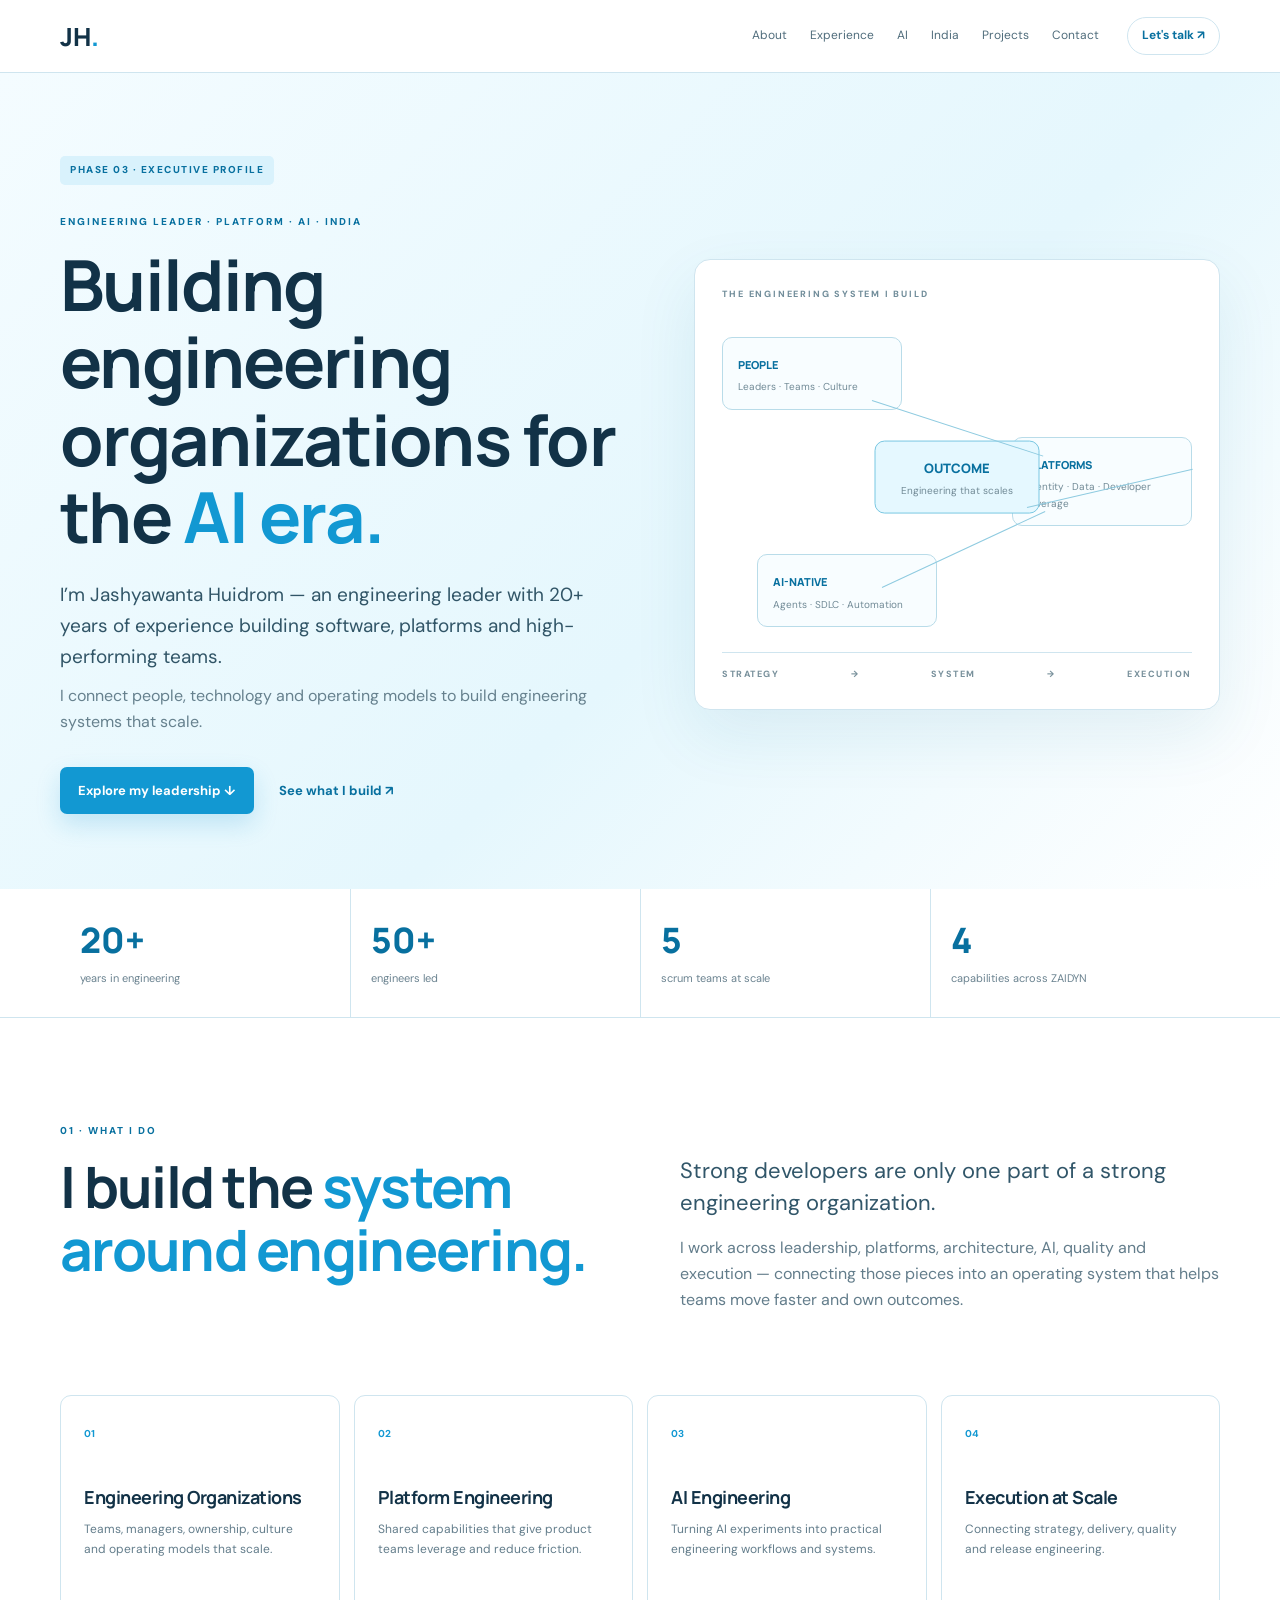
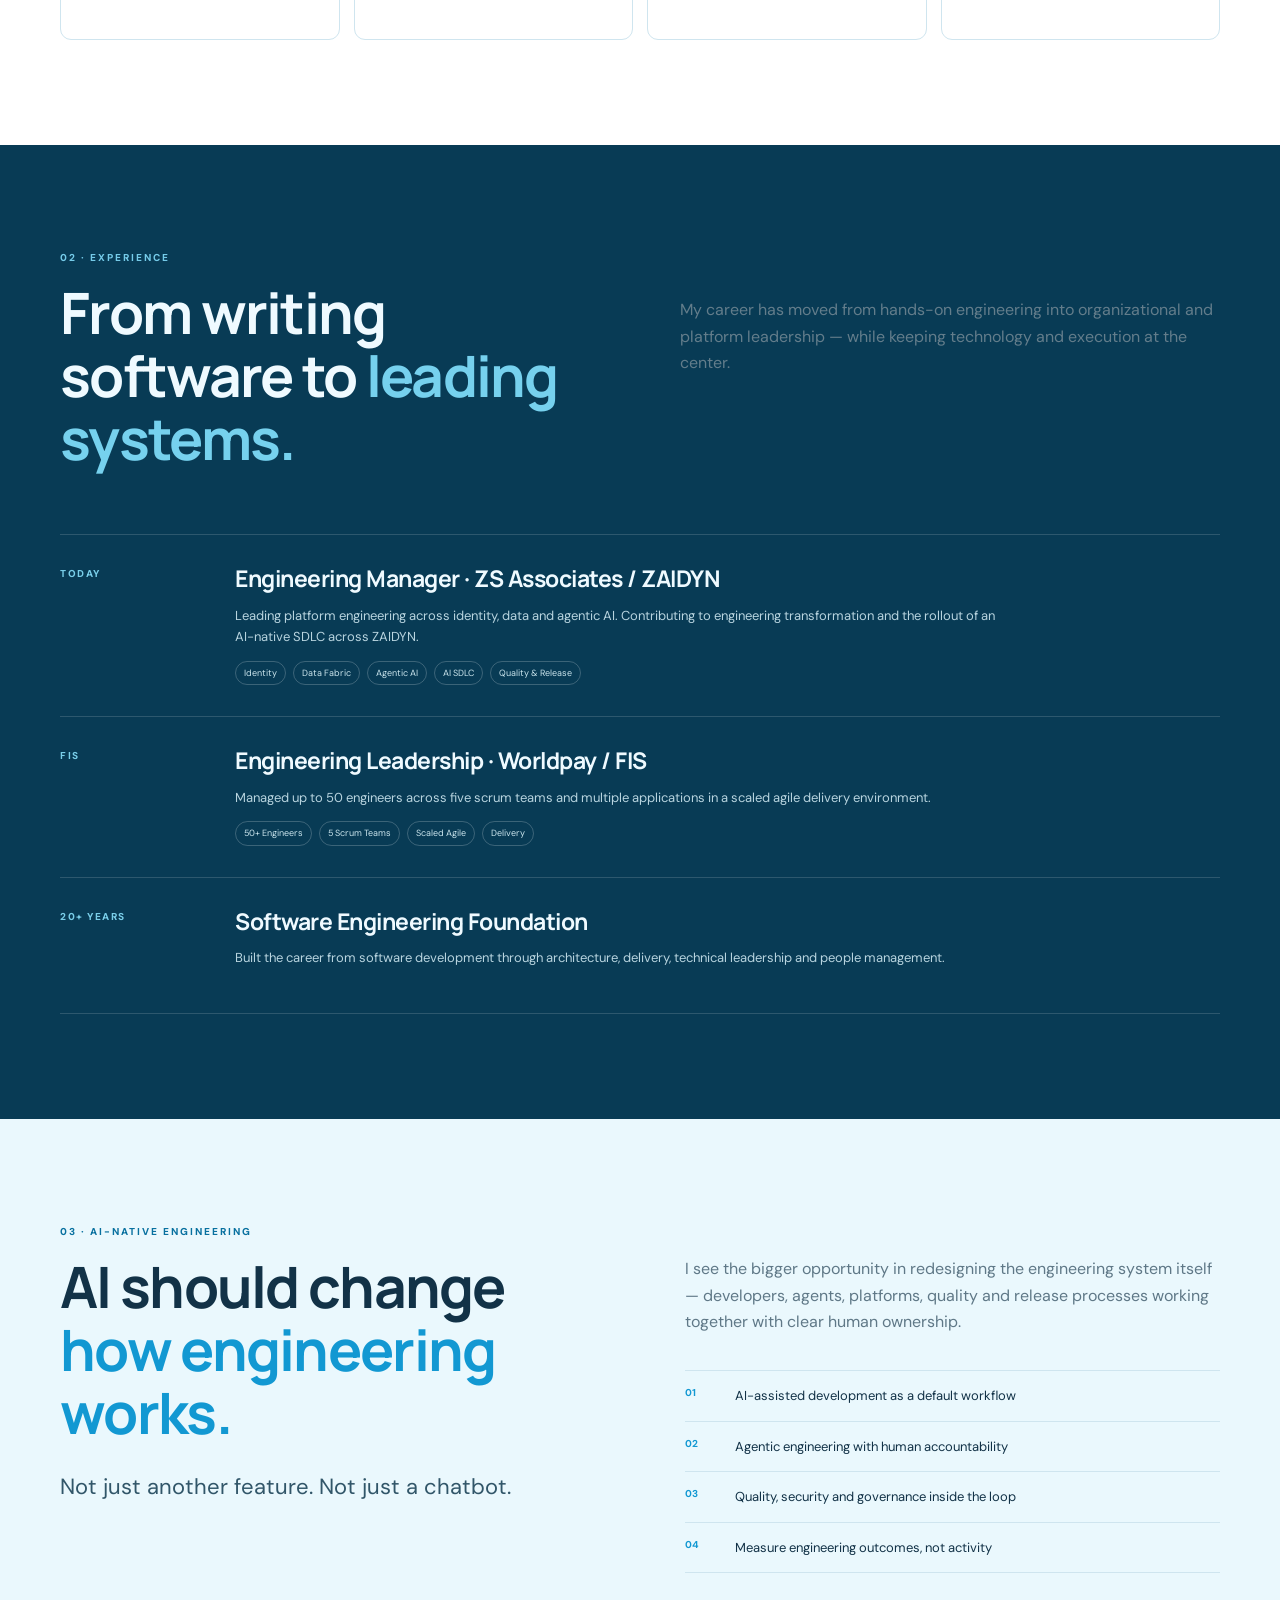
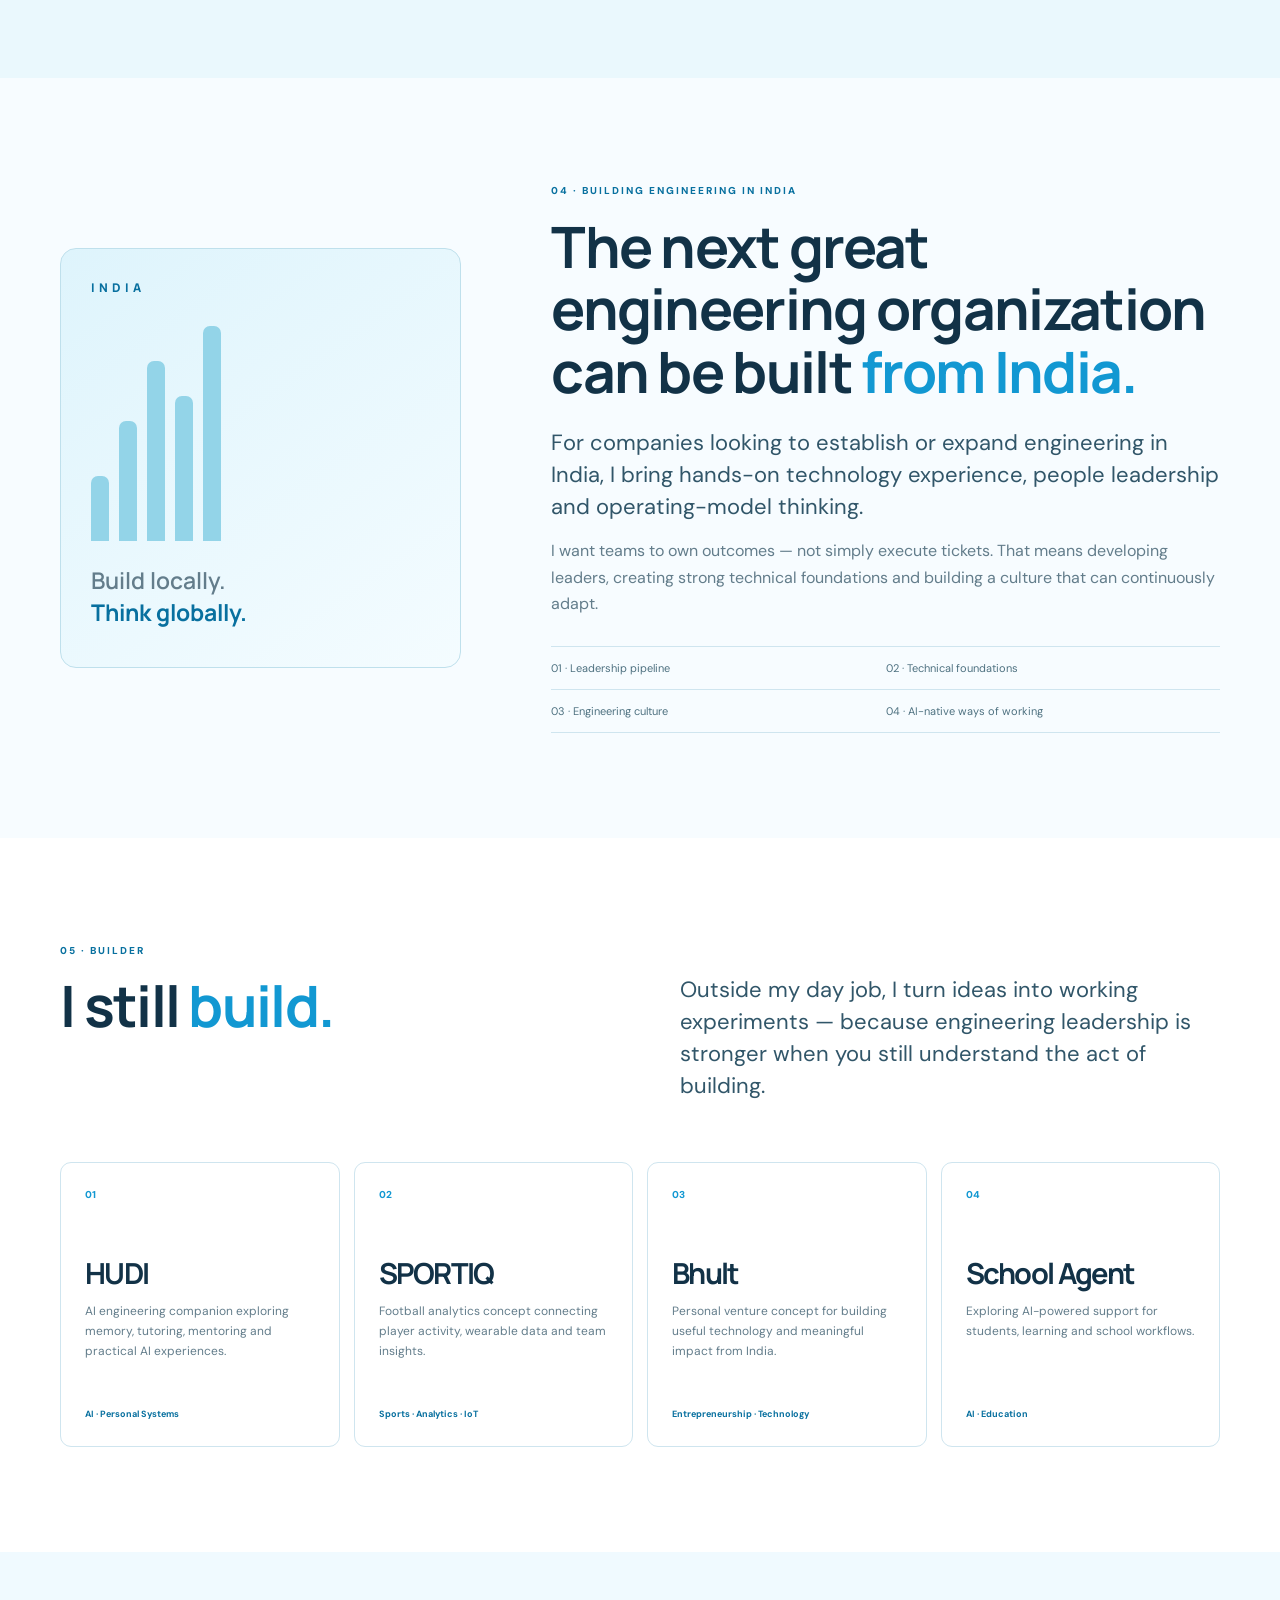
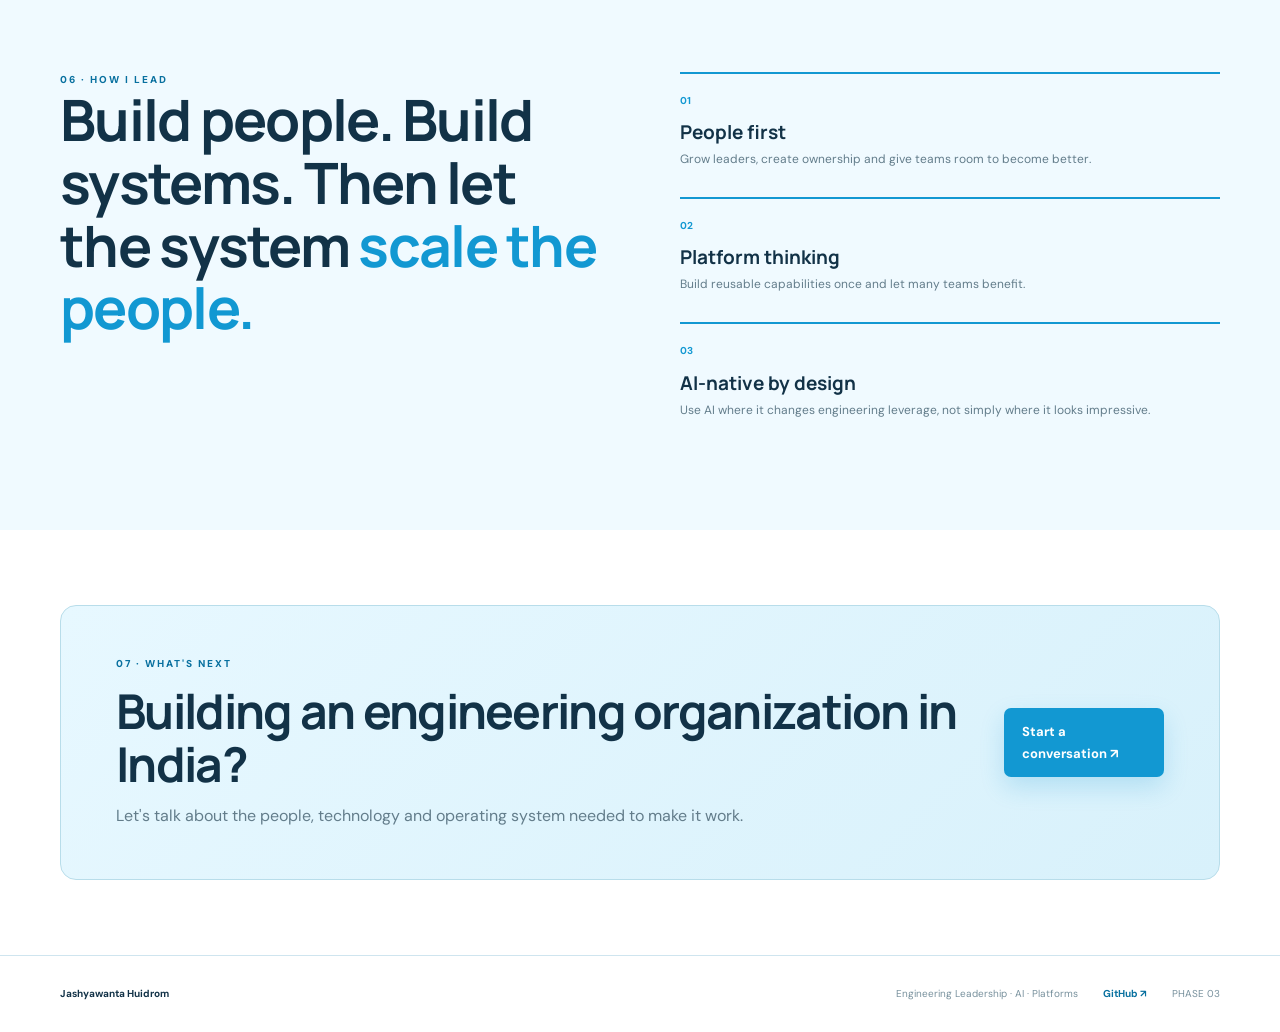
<file: index.html>
<!doctype html>
<html lang="en">
<head>
  <meta charset="utf-8">
  <meta name="viewport" content="width=device-width,initial-scale=1">
  <meta name="description" content="Jashyawanta Huidrom — Engineering Leader building engineering organizations, platforms and AI-native systems.">
  <title>Jashyawanta Huidrom | Engineering Leader</title>
  <link rel="stylesheet" href="styles.css?v=3">
</head>
<body>
<header class="header">
  <div class="wrap nav">
    <a class="logo" href="#top">JH<span>.</span></a>
    <nav>
      <a href="#about">About</a><a href="#experience">Experience</a><a href="#ai">AI</a>
      <a href="#india">India</a><a href="#projects">Projects</a><a href="#contact">Contact</a>
    </nav>
    <a class="nav-button" href="#contact">Let's talk ↗</a>
  </div>
</header>

<main id="top">
<section class="hero">
  <div class="wrap hero-grid">
    <div>
      <div class="phase-badge">PHASE 03 · EXECUTIVE PROFILE</div>
      <p class="eyebrow">ENGINEERING LEADER · PLATFORM · AI · INDIA</p>
      <h1>Building engineering organizations for the <span>AI era.</span></h1>
      <p class="hero-text">I’m Jashyawanta Huidrom — an engineering leader with 20+ years of experience building software, platforms and high-performing teams.</p>
      <p class="hero-sub">I connect people, technology and operating models to build engineering systems that scale.</p>
      <div class="actions"><a class="button" href="#experience">Explore my leadership ↓</a><a class="plain-link" href="#projects">See what I build ↗</a></div>
    </div>
    <div class="hero-card">
      <div class="card-title">THE ENGINEERING SYSTEM I BUILD</div>
      <div class="system">
        <div class="node n1"><b>PEOPLE</b><small>Leaders · Teams · Culture</small></div>
        <div class="node n2"><b>PLATFORMS</b><small>Identity · Data · Developer leverage</small></div>
        <div class="node n3"><b>AI-NATIVE</b><small>Agents · SDLC · Automation</small></div>
        <div class="node center"><b>OUTCOME</b><small>Engineering that scales</small></div>
        <i class="line l1"></i><i class="line l2"></i><i class="line l3"></i>
      </div>
      <div class="system-footer"><span>STRATEGY</span><span>→</span><span>SYSTEM</span><span>→</span><span>EXECUTION</span></div>
    </div>
  </div>
</section>

<section class="metrics">
 <div class="wrap metric-grid">
  <div><strong>20+</strong><span>years in engineering</span></div>
  <div><strong>50+</strong><span>engineers led</span></div>
  <div><strong>5</strong><span>scrum teams at scale</span></div>
  <div><strong>4</strong><span>capabilities across ZAIDYN</span></div>
 </div>
</section>

<section class="section" id="about">
 <div class="wrap">
  <div class="label">01 · WHAT I DO</div>
  <div class="split">
   <h2>I build the <span>system around engineering.</span></h2>
   <div><p class="big">Strong developers are only one part of a strong engineering organization.</p><p>I work across leadership, platforms, architecture, AI, quality and execution — connecting those pieces into an operating system that helps teams move faster and own outcomes.</p></div>
  </div>
  <div class="cards four">
   <article><b>01</b><h3>Engineering Organizations</h3><p>Teams, managers, ownership, culture and operating models that scale.</p></article>
   <article><b>02</b><h3>Platform Engineering</h3><p>Shared capabilities that give product teams leverage and reduce friction.</p></article>
   <article><b>03</b><h3>AI Engineering</h3><p>Turning AI experiments into practical engineering workflows and systems.</p></article>
   <article><b>04</b><h3>Execution at Scale</h3><p>Connecting strategy, delivery, quality and release engineering.</p></article>
  </div>
 </div>
</section>

<section class="dark-section" id="experience">
 <div class="wrap">
  <div class="label light">02 · EXPERIENCE</div>
  <div class="split experience-head"><h2>From writing software to <span>leading systems.</span></h2><p class="light-copy">My career has moved from hands-on engineering into organizational and platform leadership — while keeping technology and execution at the center.</p></div>
  <div class="timeline">
   <article><div class="time">TODAY</div><div><h3>Engineering Manager · ZS Associates / ZAIDYN</h3><p>Leading platform engineering across identity, data and agentic AI. Contributing to engineering transformation and the rollout of an AI-native SDLC across ZAIDYN.</p><div class="pills"><span>Identity</span><span>Data Fabric</span><span>Agentic AI</span><span>AI SDLC</span><span>Quality & Release</span></div></div></article>
   <article><div class="time">FIS</div><div><h3>Engineering Leadership · Worldpay / FIS</h3><p>Managed up to 50 engineers across five scrum teams and multiple applications in a scaled agile delivery environment.</p><div class="pills"><span>50+ Engineers</span><span>5 Scrum Teams</span><span>Scaled Agile</span><span>Delivery</span></div></div></article>
   <article><div class="time">20+ YEARS</div><div><h3>Software Engineering Foundation</h3><p>Built the career from software development through architecture, delivery, technical leadership and people management.</p></div></article>
  </div>
 </div>
</section>

<section class="ai" id="ai">
 <div class="wrap">
  <div class="label">03 · AI-NATIVE ENGINEERING</div>
  <div class="ai-grid">
   <div><h2>AI should change <span>how engineering works.</span></h2><p class="big">Not just another feature. Not just a chatbot.</p></div>
   <div><p>I see the bigger opportunity in redesigning the engineering system itself — developers, agents, platforms, quality and release processes working together with clear human ownership.</p>
    <div class="ai-list">
     <div><b>01</b><span>AI-assisted development as a default workflow</span></div>
     <div><b>02</b><span>Agentic engineering with human accountability</span></div>
     <div><b>03</b><span>Quality, security and governance inside the loop</span></div>
     <div><b>04</b><span>Measure engineering outcomes, not activity</span></div>
    </div>
   </div>
  </div>
 </div>
</section>

<section class="india" id="india">
 <div class="wrap india-grid">
  <div class="india-visual"><div class="india-word">INDIA</div><div class="bars"><i></i><i></i><i></i><i></i><i></i></div><p>Build locally.<br><strong>Think globally.</strong></p></div>
  <div><div class="label">04 · BUILDING ENGINEERING IN INDIA</div><h2>The next great engineering organization can be built <span>from India.</span></h2><p class="big">For companies looking to establish or expand engineering in India, I bring hands-on technology experience, people leadership and operating-model thinking.</p><p>I want teams to own outcomes — not simply execute tickets. That means developing leaders, creating strong technical foundations and building a culture that can continuously adapt.</p>
   <div class="india-points"><span>01 · Leadership pipeline</span><span>02 · Technical foundations</span><span>03 · Engineering culture</span><span>04 · AI-native ways of working</span></div>
  </div>
 </div>
</section>

<section class="section" id="projects">
 <div class="wrap">
  <div class="label">05 · BUILDER</div>
  <div class="split"><h2>I still <span>build.</span></h2><p class="big">Outside my day job, I turn ideas into working experiments — because engineering leadership is stronger when you still understand the act of building.</p></div>
  <div class="projects">
   <article><small>01</small><h3>HUDI</h3><p>AI engineering companion exploring memory, tutoring, mentoring and practical AI experiences.</p><b>AI · Personal Systems</b></article>
   <article><small>02</small><h3>SPORTIQ</h3><p>Football analytics concept connecting player activity, wearable data and team insights.</p><b>Sports · Analytics · IoT</b></article>
   <article><small>03</small><h3>Bhult</h3><p>Personal venture concept for building useful technology and meaningful impact from India.</p><b>Entrepreneurship · Technology</b></article>
   <article><small>04</small><h3>School Agent</h3><p>Exploring AI-powered support for students, learning and school workflows.</p><b>AI · Education</b></article>
  </div>
 </div>
</section>

<section class="principles">
 <div class="wrap split">
  <div><div class="label">06 · HOW I LEAD</div><h2>Build people. Build systems. Then let the system <span>scale the people.</span></h2></div>
  <div class="principle-list">
   <div><b>01</b><strong>People first</strong><p>Grow leaders, create ownership and give teams room to become better.</p></div>
   <div><b>02</b><strong>Platform thinking</strong><p>Build reusable capabilities once and let many teams benefit.</p></div>
   <div><b>03</b><strong>AI-native by design</strong><p>Use AI where it changes engineering leverage, not simply where it looks impressive.</p></div>
  </div>
 </div>
</section>

<section class="contact" id="contact">
 <div class="wrap contact-box"><div><div class="label">07 · WHAT'S NEXT</div><h2>Building an engineering organization in India?</h2><p>Let's talk about the people, technology and operating system needed to make it work.</p></div><a class="button" href="mailto:hellohudi@gmail.com">Start a conversation ↗</a></div>
</section>
</main>

<footer><div class="wrap footer"><strong>Jashyawanta Huidrom</strong><span>Engineering Leadership · AI · Platforms</span><a href="https://github.com/j-huidrom" target="_blank">GitHub ↗</a><span>PHASE 03</span></div></footer>
<script src="script.js?v=3"></script>
</body>
</html>
</file>
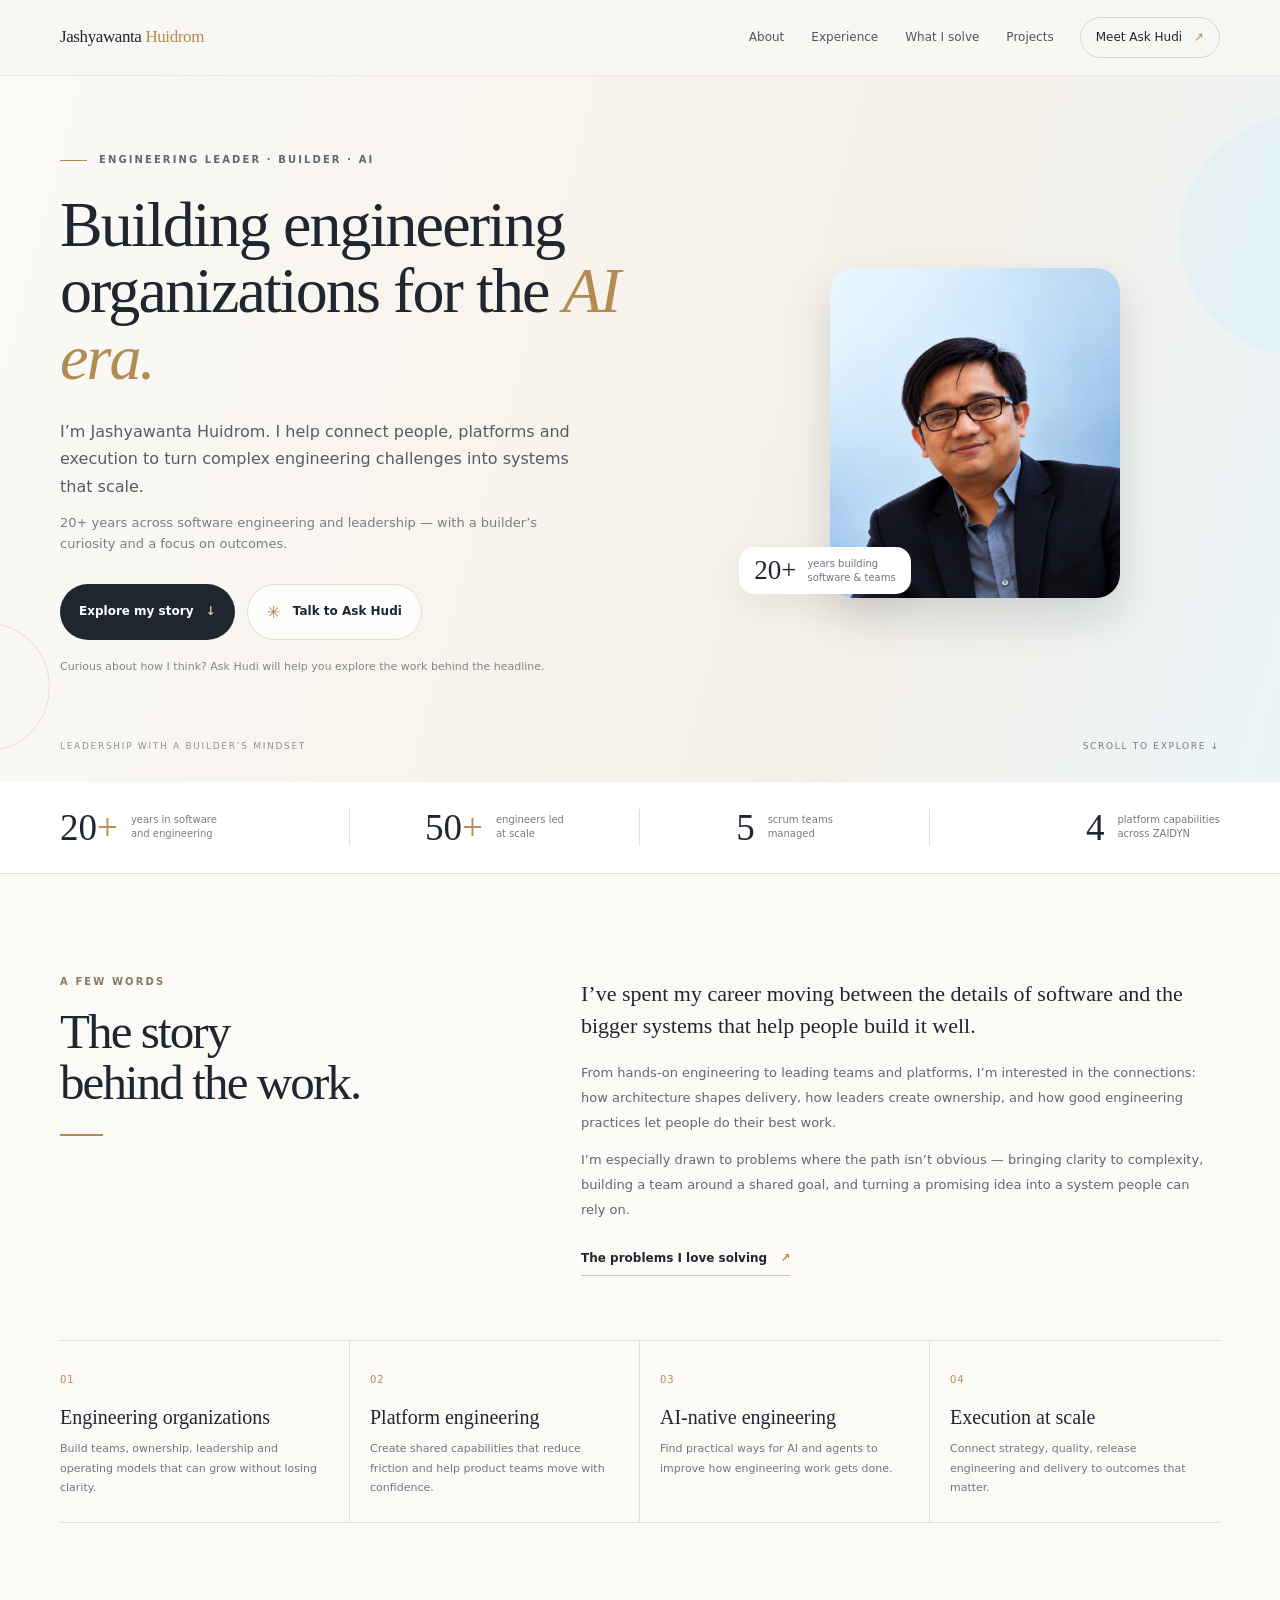
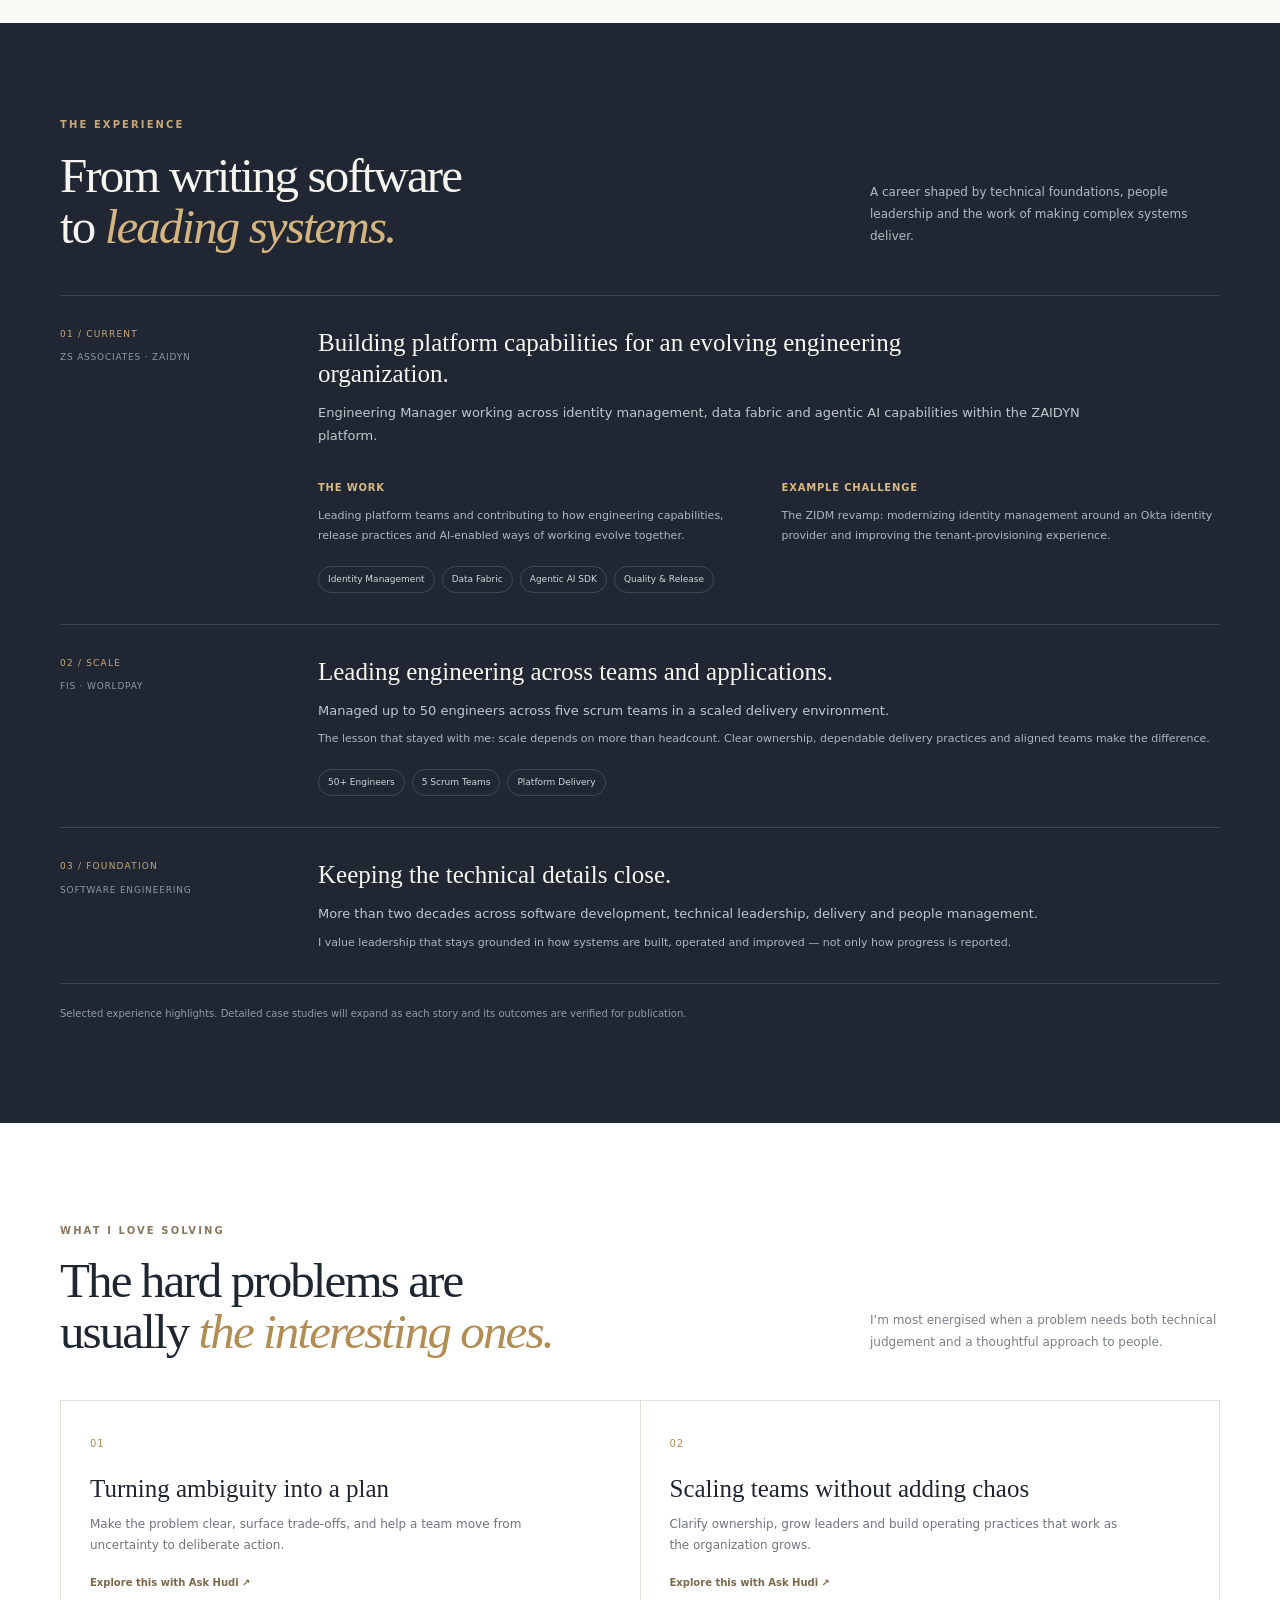
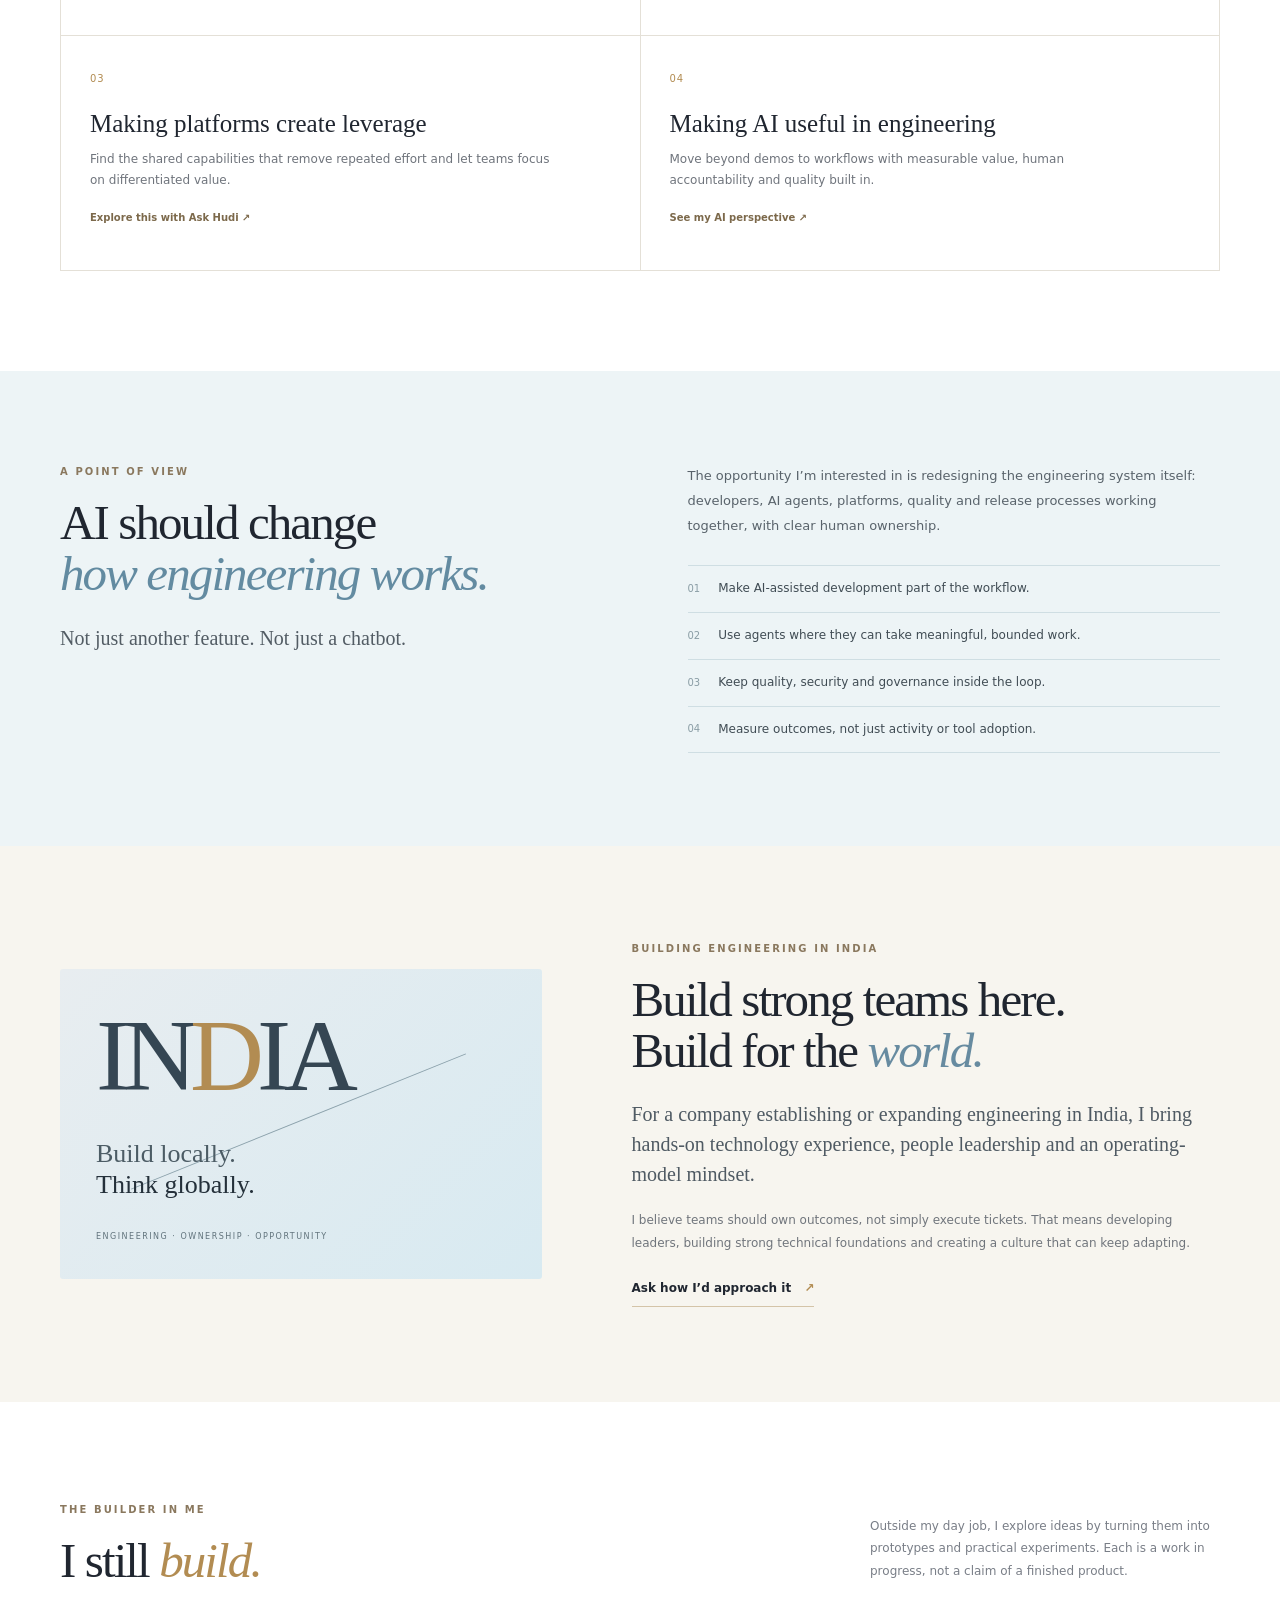
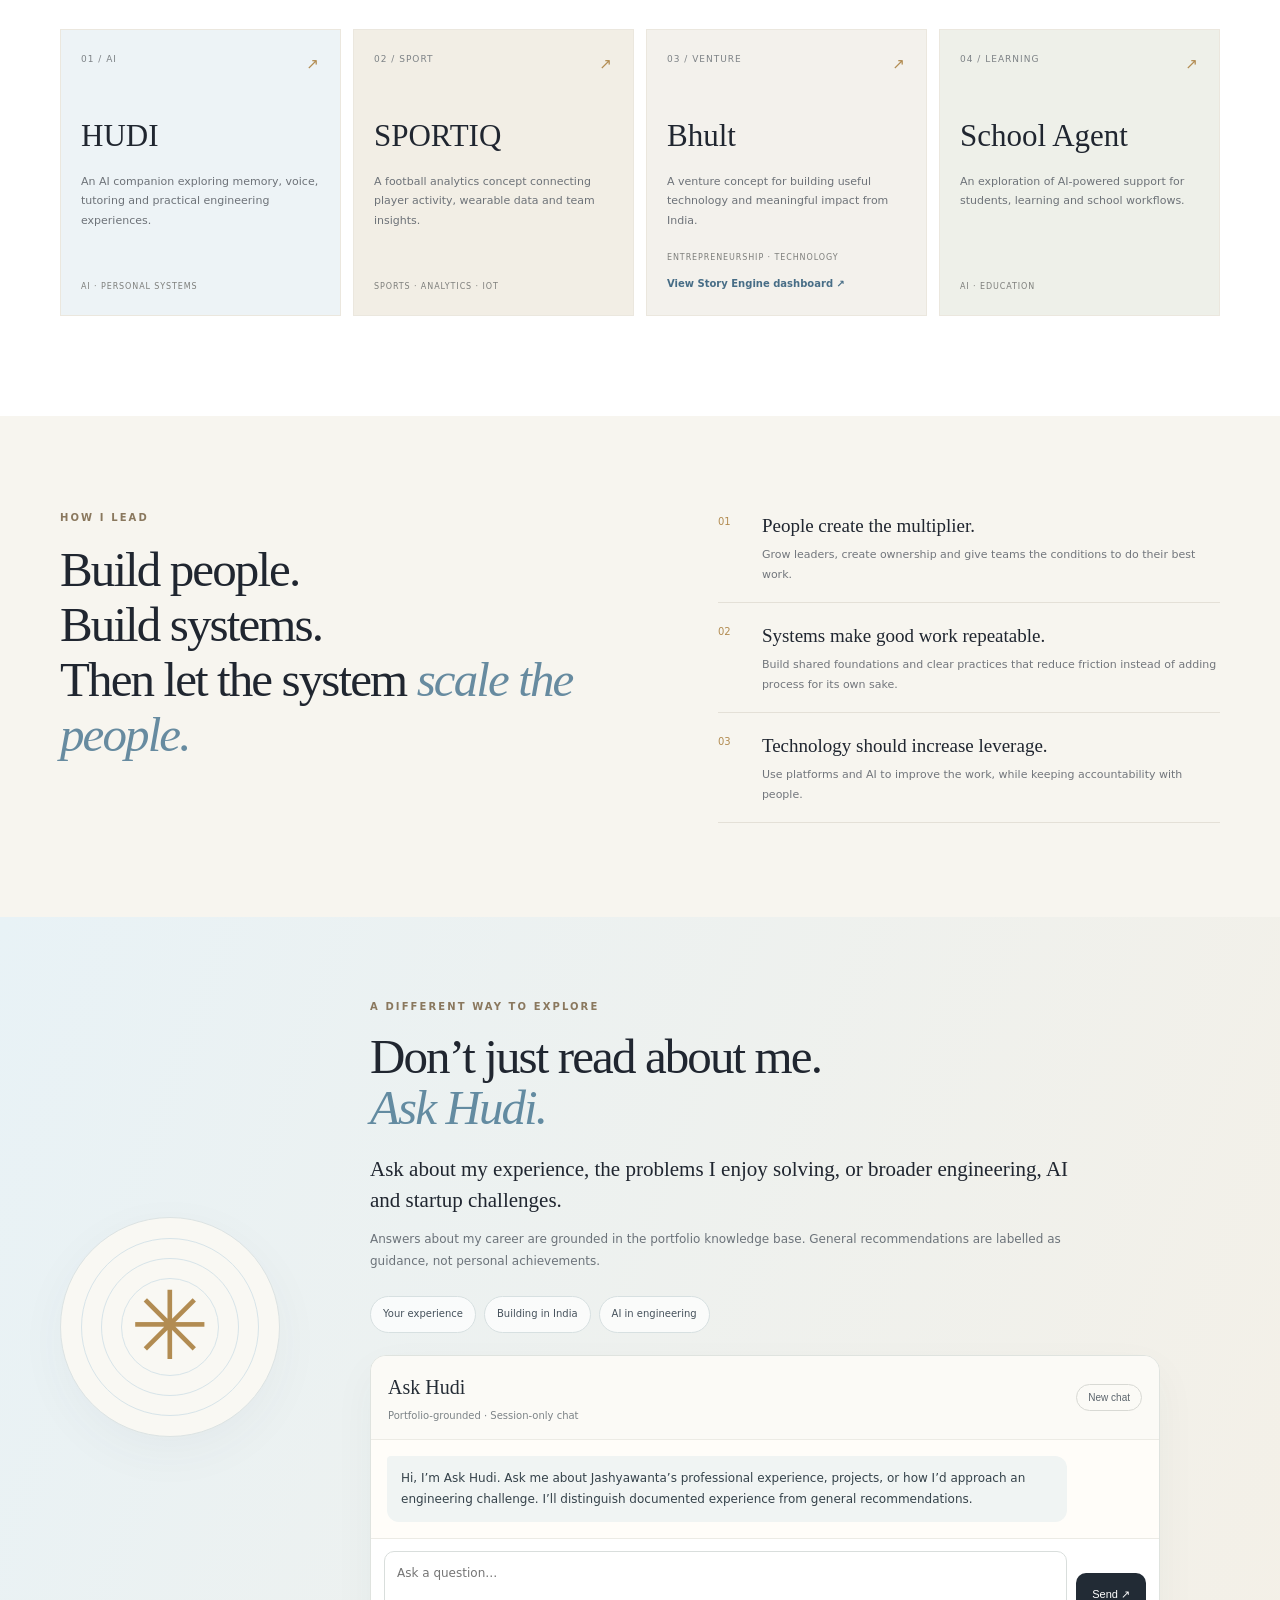
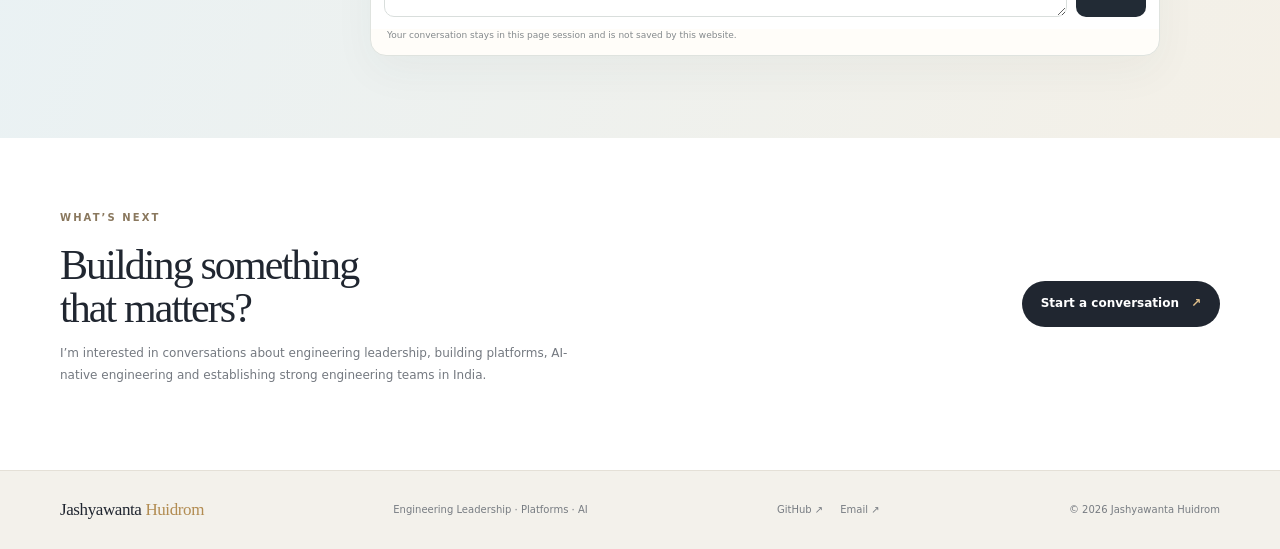
<file: public/index.html>
<!doctype html>
<!-- PHASE 06 · ASK HUDI END-TO-END MVP -->
<html lang="en">
<head>
  <meta charset="utf-8">
  <meta name="viewport" content="width=device-width,initial-scale=1">
  <meta name="theme-color" content="#f7f5ef">
  <meta name="description" content="Jashyawanta Huidrom — engineering leader building teams, platforms and AI-native engineering systems.">
  <title>Jashyawanta Huidrom — Engineering Leadership</title>
  <link rel="stylesheet" href="styles.css?v=6-ask-hudi">
</head>
<body>
<header class="site-header">
  <div class="shell nav-wrap">
    <a class="wordmark" href="#top" aria-label="Jashyawanta Huidrom home">Jashyawanta <span>Huidrom</span></a>
    <button class="menu-toggle" aria-label="Toggle navigation" aria-expanded="false">☰</button>
    <nav class="nav-links" aria-label="Main navigation">
      <a href="#about">About</a><a href="#experience">Experience</a><a href="#problems">What I solve</a><a href="#projects">Projects</a>
    </nav>
    <a class="nav-cta" href="#ask-hudi">Meet Ask Hudi <span>↗</span></a>
  </div>
</header>
<main id="top">
  <section class="hero">
    <div class="hero-orb orb-one"></div><div class="hero-orb orb-two"></div>
    <div class="shell hero-layout">
      <div class="hero-copy">
        <p class="eyebrow"><span class="eyebrow-line"></span> ENGINEERING LEADER · BUILDER · AI</p>
        <h1>Building engineering organizations for the <em>AI era.</em></h1>
        <p class="hero-lede">I’m Jashyawanta Huidrom. I help connect people, platforms and execution to turn complex engineering challenges into systems that scale.</p>
        <p class="hero-support">20+ years across software engineering and leadership — with a builder’s curiosity and a focus on outcomes.</p>
        <div class="hero-actions">
          <a class="button button-dark" href="#about">Explore my story <span>↓</span></a>
          <a class="button button-light" href="#ask-hudi"><span class="chat-icon">✳</span> Talk to Ask Hudi</a>
        </div>
        <p class="hero-note">Curious about how I think? Ask Hudi will help you explore the work behind the headline.</p>
      </div>
      <div class="portrait-stage" aria-label="Portrait of Jashyawanta Huidrom">
        <div class="portrait-halo"></div><div class="portrait-ring"></div>
        <img class="portrait" src="assets/hudi-portrait.jpg" alt="Jashyawanta Huidrom wearing glasses, a dark blazer and a blue shirt">
        <div class="portrait-note"><strong>20+</strong><span>years building<br>software & teams</span></div>
        <div class="portrait-caption"><span class="status-dot"></span> Engineering · Platforms · AI</div>
      </div>
    </div>
    <div class="hero-bottom shell"><span>LEADERSHIP WITH A BUILDER’S MINDSET</span><span class="scroll-cue">SCROLL TO EXPLORE ↓</span></div>
  </section>

  <section class="proof-strip" aria-label="Career at a glance">
    <div class="shell proof-grid">
      <div><strong>20<span>+</span></strong><p>years in software<br>and engineering</p></div>
      <div><strong>50<span>+</span></strong><p>engineers led<br>at scale</p></div>
      <div><strong>5</strong><p>scrum teams<br>managed</p></div>
      <div><strong>4</strong><p>platform capabilities<br>across ZAIDYN</p></div>
    </div>
  </section>

  <section class="section story-section" id="about">
    <div class="shell story-grid">
      <div class="section-intro"><p class="section-kicker">A FEW WORDS</p><h2>The story<br>behind the work.</h2><div class="gold-rule"></div></div>
      <div class="story-copy"><p class="story-lede">I’ve spent my career moving between the details of software and the bigger systems that help people build it well.</p><p>From hands-on engineering to leading teams and platforms, I’m interested in the connections: how architecture shapes delivery, how leaders create ownership, and how good engineering practices let people do their best work.</p><p>I’m especially drawn to problems where the path isn’t obvious — bringing clarity to complexity, building a team around a shared goal, and turning a promising idea into a system people can rely on.</p><a class="text-link" href="#problems">The problems I love solving <span>↗</span></a></div>
    </div>
    <div class="shell capability-grid">
      <article class="capability"><span class="cap-number">01</span><h3>Engineering organizations</h3><p>Build teams, ownership, leadership and operating models that can grow without losing clarity.</p></article>
      <article class="capability"><span class="cap-number">02</span><h3>Platform engineering</h3><p>Create shared capabilities that reduce friction and help product teams move with confidence.</p></article>
      <article class="capability"><span class="cap-number">03</span><h3>AI-native engineering</h3><p>Find practical ways for AI and agents to improve how engineering work gets done.</p></article>
      <article class="capability"><span class="cap-number">04</span><h3>Execution at scale</h3><p>Connect strategy, quality, release engineering and delivery to outcomes that matter.</p></article>
    </div>
  </section>

  <section class="experience-section" id="experience">
    <div class="shell">
      <div class="section-heading light-heading"><div><p class="section-kicker">THE EXPERIENCE</p><h2>From writing software<br>to <em>leading systems.</em></h2></div><p class="heading-aside">A career shaped by technical foundations, people leadership and the work of making complex systems deliver.</p></div>
      <div class="experience-list">
        <article class="experience-card featured-experience"><div class="experience-meta"><span>01 / CURRENT</span><span>ZS ASSOCIATES · ZAIDYN</span></div><div class="experience-content"><h3>Building platform capabilities for an evolving engineering organization.</h3><p class="experience-summary">Engineering Manager working across identity management, data fabric and agentic AI capabilities within the ZAIDYN platform.</p><div class="experience-details"><div><b>The work</b><p>Leading platform teams and contributing to how engineering capabilities, release practices and AI-enabled ways of working evolve together.</p></div><div><b>Example challenge</b><p>The ZIDM revamp: modernizing identity management around an Okta identity provider and improving the tenant-provisioning experience.</p></div></div><div class="tag-row"><span>Identity Management</span><span>Data Fabric</span><span>Agentic AI SDK</span><span>Quality & Release</span></div></div></article>
        <article class="experience-card"><div class="experience-meta"><span>02 / SCALE</span><span>FIS · WORLDPAY</span></div><div class="experience-content"><h3>Leading engineering across teams and applications.</h3><p class="experience-summary">Managed up to 50 engineers across five scrum teams in a scaled delivery environment.</p><p class="experience-detail-line">The lesson that stayed with me: scale depends on more than headcount. Clear ownership, dependable delivery practices and aligned teams make the difference.</p><div class="tag-row"><span>50+ Engineers</span><span>5 Scrum Teams</span><span>Platform Delivery</span></div></div></article>
        <article class="experience-card"><div class="experience-meta"><span>03 / FOUNDATION</span><span>SOFTWARE ENGINEERING</span></div><div class="experience-content"><h3>Keeping the technical details close.</h3><p class="experience-summary">More than two decades across software development, technical leadership, delivery and people management.</p><p class="experience-detail-line">I value leadership that stays grounded in how systems are built, operated and improved — not only how progress is reported.</p></div></article>
      </div>
      <p class="disclosure-note">Selected experience highlights. Detailed case studies will expand as each story and its outcomes are verified for publication.</p>
    </div>
  </section>

  <section class="section problem-section" id="problems">
    <div class="shell">
      <div class="section-heading"><div><p class="section-kicker">WHAT I LOVE SOLVING</p><h2>The hard problems are<br>usually <em>the interesting ones.</em></h2></div><p class="heading-aside">I’m most energised when a problem needs both technical judgement and a thoughtful approach to people.</p></div>
      <div class="problem-grid">
        <article class="problem-card"><span>01</span><h3>Turning ambiguity into a plan</h3><p>Make the problem clear, surface trade-offs, and help a team move from uncertainty to deliberate action.</p><a href="#ask-hudi">Explore this with Ask Hudi ↗</a></article>
        <article class="problem-card"><span>02</span><h3>Scaling teams without adding chaos</h3><p>Clarify ownership, grow leaders and build operating practices that work as the organization grows.</p><a href="#ask-hudi">Explore this with Ask Hudi ↗</a></article>
        <article class="problem-card"><span>03</span><h3>Making platforms create leverage</h3><p>Find the shared capabilities that remove repeated effort and let teams focus on differentiated value.</p><a href="#ask-hudi">Explore this with Ask Hudi ↗</a></article>
        <article class="problem-card"><span>04</span><h3>Making AI useful in engineering</h3><p>Move beyond demos to workflows with measurable value, human accountability and quality built in.</p><a href="#ai">See my AI perspective ↗</a></article>
      </div>
    </div>
  </section>

  <section class="ai-section" id="ai"><div class="shell ai-layout"><div><p class="section-kicker">A POINT OF VIEW</p><h2>AI should change<br><em>how engineering works.</em></h2><p class="ai-lede">Not just another feature. Not just a chatbot.</p></div><div class="ai-copy"><p>The opportunity I’m interested in is redesigning the engineering system itself: developers, AI agents, platforms, quality and release processes working together, with clear human ownership.</p><div class="ai-principles"><div><span>01</span><p>Make AI-assisted development part of the workflow.</p></div><div><span>02</span><p>Use agents where they can take meaningful, bounded work.</p></div><div><span>03</span><p>Keep quality, security and governance inside the loop.</p></div><div><span>04</span><p>Measure outcomes, not just activity or tool adoption.</p></div></div></div></div></section>

  <section class="india-section"><div class="shell india-layout"><div class="india-art"><div class="india-giant">IN<span>D</span>IA</div><div class="india-art-line"></div><p>Build locally.<br><strong>Think globally.</strong></p><small>ENGINEERING · OWNERSHIP · OPPORTUNITY</small></div><div class="india-copy"><p class="section-kicker">BUILDING ENGINEERING IN INDIA</p><h2>Build strong teams here.<br>Build for the <em>world.</em></h2><p class="india-lede">For a company establishing or expanding engineering in India, I bring hands-on technology experience, people leadership and an operating-model mindset.</p><p>I believe teams should own outcomes, not simply execute tickets. That means developing leaders, building strong technical foundations and creating a culture that can keep adapting.</p><a class="text-link" href="#ask-hudi">Ask how I’d approach it <span>↗</span></a></div></div></section>

  <section class="section projects-section" id="projects"><div class="shell"><div class="section-heading"><div><p class="section-kicker">THE BUILDER IN ME</p><h2>I still <em>build.</em></h2></div><p class="heading-aside">Outside my day job, I explore ideas by turning them into prototypes and practical experiments. Each is a work in progress, not a claim of a finished product.</p></div><div class="project-grid"><article class="project-card project-hudi"><div class="project-top"><span>01 / AI</span><span>↗</span></div><h3>HUDI</h3><p>An AI companion exploring memory, voice, tutoring and practical engineering experiences.</p><div class="project-foot">AI · PERSONAL SYSTEMS</div></article><article class="project-card project-sport"><div class="project-top"><span>02 / SPORT</span><span>↗</span></div><h3>SPORTIQ</h3><p>A football analytics concept connecting player activity, wearable data and team insights.</p><div class="project-foot">SPORTS · ANALYTICS · IOT</div></article><article class="project-card project-bhult"><div class="project-top"><span>03 / VENTURE</span><span>↗</span></div><h3>Bhult</h3><p>A venture concept for building useful technology and meaningful impact from India.</p><div class="project-foot">ENTREPRENEURSHIP · TECHNOLOGY</div><a class="project-link" href="/projects/bhult-story-engine/">View Story Engine dashboard ↗</a></article><article class="project-card project-school"><div class="project-top"><span>04 / LEARNING</span><span>↗</span></div><h3>School Agent</h3><p>An exploration of AI-powered support for students, learning and school workflows.</p><div class="project-foot">AI · EDUCATION</div></article></div></div></section>

  <section class="leadership-section"><div class="shell leadership-layout"><div><p class="section-kicker">HOW I LEAD</p><h2>Build people.<br>Build systems.<br>Then let the system <em>scale the people.</em></h2></div><div class="leadership-points"><article><span>01</span><div><h3>People create the multiplier.</h3><p>Grow leaders, create ownership and give teams the conditions to do their best work.</p></div></article><article><span>02</span><div><h3>Systems make good work repeatable.</h3><p>Build shared foundations and clear practices that reduce friction instead of adding process for its own sake.</p></div></article><article><span>03</span><div><h3>Technology should increase leverage.</h3><p>Use platforms and AI to improve the work, while keeping accountability with people.</p></div></article></div></div></section>

  <section class="ask-section" id="ask-hudi"><div class="shell ask-layout"><div class="ask-symbol" aria-hidden="true"><span>✳</span><i></i><i></i><i></i></div><div class="ask-copy"><p class="section-kicker">A DIFFERENT WAY TO EXPLORE</p><h2>Don’t just read about me.<br><em>Ask Hudi.</em></h2><p class="ask-lede">Ask about my experience, the problems I enjoy solving, or broader engineering, AI and startup challenges.</p><p>Answers about my career are grounded in the portfolio knowledge base. General recommendations are labelled as guidance, not personal achievements.</p><div class="question-chips" aria-label="Suggested questions"><button type="button" data-ask="What is your engineering leadership experience?">Your experience</button><button type="button" data-ask="How would you build an engineering team in India for a US startup?">Building in India</button><button type="button" data-ask="How would you introduce AI into the software development lifecycle?">AI in engineering</button></div><div class="chat-panel" aria-label="Ask Hudi conversation"><div class="chat-topline"><div><strong>Ask Hudi</strong><span>Portfolio-grounded · Session-only chat</span></div><button type="button" id="chat-reset" class="chat-reset">New chat</button></div><div id="chat-messages" class="chat-messages" role="log" aria-live="polite" aria-relevant="additions text"><div class="chat-message assistant-message"><p>Hi, I’m Ask Hudi. Ask me about Jashyawanta’s professional experience, projects, or how I’d approach an engineering challenge. I’ll distinguish documented experience from general recommendations.</p></div></div><form id="chat-form" class="chat-form"><label class="sr-only" for="chat-input">Your message to Ask Hudi</label><textarea id="chat-input" name="message" rows="2" maxlength="2000" placeholder="Ask a question…" required></textarea><button id="chat-send" type="submit">Send <span aria-hidden="true">↗</span></button></form><div id="chat-status" class="chat-status" role="status">Your conversation stays in this page session and is not saved by this website.</div></div></div></div></section>

  <section class="contact-section" id="contact"><div class="shell contact-layout"><div><p class="section-kicker">WHAT’S NEXT</p><h2>Building something<br>that matters?</h2><p>I’m interested in conversations about engineering leadership, building platforms, AI-native engineering and establishing strong engineering teams in India.</p></div><a class="button button-dark" href="mailto:hellohudi@gmail.com?subject=Let's%20talk%20about%20engineering">Start a conversation <span>↗</span></a></div></section>
</main>
<footer class="site-footer"><div class="shell footer-layout"><a class="wordmark" href="#top">Jashyawanta <span>Huidrom</span></a><span>Engineering Leadership · Platforms · AI</span><div><a href="https://github.com/j-huidrom" target="_blank" rel="noopener noreferrer">GitHub ↗</a><a href="mailto:hellohudi@gmail.com">Email ↗</a></div><small>© <span id="year">2026</span> Jashyawanta Huidrom</small></div></footer>
<script src="script.js?v=6-ask-hudi"></script>
</body>
</html>
</file>
<file: styles.css>
@import url('https://fonts.googleapis.com/css2?family=DM+Sans:wght@400;500;600;700&family=Manrope:wght@600;700;800&display=swap');
:root{--ink:#123247;--muted:#637d8b;--blue:#1298d2;--deep:#08709f;--pale:#effaff;--line:#cfe5ef;--dark:#083b55;--max:1160px}
*{box-sizing:border-box}html{scroll-behavior:smooth}body{margin:0;font-family:"DM Sans",sans-serif;color:var(--ink);line-height:1.65}a{text-decoration:none;color:inherit}.wrap{width:min(calc(100% - 48px),var(--max));margin:auto}
.header{position:sticky;top:0;z-index:30;background:rgba(255,255,255,.94);backdrop-filter:blur(15px);border-bottom:1px solid var(--line)}.nav{height:72px;display:flex;align-items:center;gap:28px}.logo{font:800 25px Manrope;margin-right:auto}.logo span{color:var(--blue)}nav{display:flex;gap:23px;font-size:12px;color:#506d7c}nav a:hover{color:var(--blue)}.nav-button{font-size:12px;font-weight:700;border:1px solid var(--line);padding:8px 14px;border-radius:99px;color:var(--deep)}
.hero{padding:82px 0 75px;background:linear-gradient(135deg,#f4fcff,#e5f7fd 58%,#fff)}.hero-grid{display:grid;grid-template-columns:1.04fr .96fr;gap:65px;align-items:center}.phase-badge{display:inline-block;background:#d9f2fc;color:var(--deep);font-size:10px;letter-spacing:1.5px;font-weight:800;padding:6px 10px;border-radius:5px;margin-bottom:19px}.eyebrow,.label{font-size:10px;letter-spacing:2px;font-weight:800;color:var(--deep)}h1,h2,h3{font-family:Manrope;line-height:1.1;letter-spacing:-1.7px;margin:0}h1{font-size:clamp(45px,5.5vw,72px);margin:16px 0 23px}h1 span,h2 span{color:var(--blue)}.hero-text{font-size:19px;max-width:650px;color:#315567;margin:0}.hero-sub{color:#66818e;margin:10px 0 0}.actions{display:flex;align-items:center;gap:25px;margin-top:31px}.button{display:inline-block;background:var(--blue);color:#fff;font-weight:700;font-size:13px;padding:13px 18px;border-radius:7px;box-shadow:0 10px 25px #1298d233}.plain-link{font-size:13px;font-weight:700;color:var(--deep)}
.hero-card{background:#fff;border:1px solid var(--line);border-radius:16px;padding:27px;box-shadow:0 25px 65px #176d8c17}.card-title{font-size:9px;letter-spacing:1.8px;font-weight:800;color:#718d9a}.system{height:350px;position:relative}.node{position:absolute;border:1px solid #b9dce9;background:#f8fdff;border-radius:10px;padding:13px 15px;width:180px}.node b{font:800 11px Manrope;color:var(--deep)}.node small{display:block;font-size:10px;color:#718a96;margin-top:2px}.n1{top:35px;left:0}.n2{top:135px;right:0}.n3{bottom:25px;left:35px}.center{top:50%;left:50%;transform:translate(-50%,-50%);background:#e5f8ff;border-color:#79c7e2;text-align:center;width:165px}.center b{font-size:13px}.line{position:absolute;height:1px;background:#8fcbe0;transform-origin:left}.l1{width:180px;top:98px;left:150px;transform:rotate(18deg)}.l2{width:170px;top:205px;left:305px;transform:rotate(-13deg)}.l3{width:180px;top:285px;left:160px;transform:rotate(-25deg)}.system-footer{display:flex;justify-content:space-between;border-top:1px solid var(--line);padding-top:14px;font-size:9px;letter-spacing:1.5px;color:#79919c;font-weight:800}
.metrics{border-bottom:1px solid var(--line)}.metric-grid{display:grid;grid-template-columns:repeat(4,1fr)}.metric-grid div{padding:27px 20px;border-left:1px solid var(--line)}.metric-grid div:first-child{border-left:0}.metric-grid strong{display:block;font:800 35px Manrope;color:var(--deep)}.metric-grid span{font-size:11px;color:#6b8390}
.section{padding:105px 0}.split{display:grid;grid-template-columns:1fr 1fr;gap:80px;margin-top:15px}.split h2,.ai h2,.india h2,.principles h2{font-size:clamp(38px,4.5vw,57px)}.big{font-size:22px;line-height:1.45;color:#315669;margin:0}.split p:not(.big){color:var(--muted)}.cards{display:grid;gap:14px;margin-top:65px}.four{grid-template-columns:repeat(4,1fr)}.cards article{border:1px solid var(--line);border-radius:11px;padding:23px;min-height:245px}.cards article>b{font-size:10px;color:var(--blue)}.cards h3{font-size:18px;letter-spacing:-.5px;margin-top:43px}.cards p{font-size:12px;color:var(--muted)}
.dark-section{background:var(--dark);color:#effaff;padding:105px 0}.light{color:#75cbe9}.dark-section h2 span{color:#76d1ee}.light-copy{color:#bcd9e4}.timeline{border-top:1px solid #ffffff26;margin-top:65px}.timeline article{display:grid;grid-template-columns:130px 1fr;gap:45px;padding:31px 0;border-bottom:1px solid #ffffff26}.time{font-size:10px;letter-spacing:1.5px;font-weight:800;color:#79cee9}.timeline h3{font-size:23px;letter-spacing:-.5px}.timeline p{color:#b8d4df;max-width:760px;font-size:13px}.pills{display:flex;flex-wrap:wrap;gap:7px}.pills span{font-size:9px;border:1px solid #ffffff35;border-radius:99px;padding:4px 8px;color:#cbe5ed}
.ai{padding:105px 0;background:#eaf8fd}.ai-grid{display:grid;grid-template-columns:1fr 1fr;gap:90px}.ai h2{margin-top:15px}.ai .big{margin-top:28px}.ai p:not(.big){color:#5f7887}.ai-list{border-top:1px solid var(--line);margin-top:35px}.ai-list div{display:grid;grid-template-columns:40px 1fr;gap:10px;padding:14px 0;border-bottom:1px solid var(--line);font-size:13px}.ai-list b{color:var(--blue);font-size:10px}
.india{padding:105px 0;background:#f7fcff}.india-grid{display:grid;grid-template-columns:.75fr 1.25fr;gap:90px;align-items:center}.india-visual{height:420px;border:1px solid #bfe0ec;border-radius:16px;background:linear-gradient(145deg,#def4fc,#f4fcff);padding:30px;position:relative;overflow:hidden}.india-word{font:800 12px Manrope;letter-spacing:4px;color:var(--deep)}.bars{height:240px;display:flex;align-items:end;gap:10px;margin-top:5px}.bars i{display:block;width:18px;background:#93d4e8;border-radius:7px 7px 0 0}.bars i:nth-child(1){height:65px}.bars i:nth-child(2){height:120px}.bars i:nth-child(3){height:180px}.bars i:nth-child(4){height:145px}.bars i:nth-child(5){height:215px}.india-visual p{font:600 23px Manrope}.india-visual strong{color:var(--deep)}.india h2{margin:15px 0 24px}.india p:not(.big){color:var(--muted)}.india-points{display:grid;grid-template-columns:1fr 1fr;margin-top:28px;border-top:1px solid var(--line)}.india-points span{font-size:11px;padding:12px 0;border-bottom:1px solid var(--line);color:#4e7180}
.projects{display:grid;grid-template-columns:repeat(4,1fr);gap:14px;margin-top:60px}.projects article{border:1px solid var(--line);border-radius:11px;padding:24px;min-height:285px;display:flex;flex-direction:column}.projects small{font-size:10px;color:var(--blue);font-weight:800}.projects h3{font-size:29px;margin-top:55px}.projects p{font-size:12px;color:var(--muted)}.projects b{font-size:9px;color:var(--deep);margin-top:auto}
.principles{background:#f0faff;padding:105px 0}.principle-list{display:grid;gap:22px}.principle-list div{border-top:2px solid var(--blue);padding-top:12px}.principle-list b{font-size:10px;color:var(--blue)}.principle-list strong{display:block;font:700 19px Manrope;margin-top:7px}.principle-list p{font-size:12px;color:var(--muted);margin:5px 0}
.contact{padding:75px 0 10px}.contact-box{border:1px solid #b8ddea;border-radius:16px;background:linear-gradient(135deg,#e7f8ff,#d8f1fb);padding:50px 55px;display:flex;align-items:center;justify-content:space-between;gap:35px}.contact-box h2{font-size:clamp(32px,3.8vw,48px);margin:12px 0}.contact-box p{color:var(--muted);margin:0}
footer{margin-top:65px;border-top:1px solid var(--line);padding:30px 0}.footer{display:flex;gap:25px;align-items:center;font-size:10px;color:#78919d}.footer strong{margin-right:auto;color:var(--ink)}.footer a{color:var(--deep);font-weight:700}
@media(max-width:900px){nav{display:none}.hero-grid,.split,.ai-grid,.india-grid{grid-template-columns:1fr;gap:40px}.four,.projects{grid-template-columns:1fr 1fr}.metric-grid{grid-template-columns:1fr 1fr}.metric-grid div:nth-child(3){border-left:0}.contact-box{align-items:flex-start;flex-direction:column}}
@media(max-width:560px){.wrap{width:min(calc(100% - 30px),var(--max))}.nav{height:65px}.nav-button{display:none}h1{font-size:42px}.actions{flex-direction:column;align-items:flex-start}.four,.projects,.metric-grid{grid-template-columns:1fr}.metric-grid div{border-left:0;border-top:1px solid var(--line)}.metric-grid div:first-child{border-top:0}.timeline article{grid-template-columns:1fr;gap:8px}.section,.dark-section,.ai,.india,.principles{padding:75px 0}.india-visual{height:350px}.contact-box{padding:38px 28px}.footer{flex-wrap:wrap}.footer strong{width:100%}}
</file>
<file: public/styles.css>
:root{--paper:#f7f5ef;--paper2:#fbfaf7;--ink:#202630;--muted:#656a72;--gold:#b28c52;--blue:#dcecf5;--line:#e4e0d7;--navy:#202733;--white:#fff;--serif:Georgia,'Times New Roman',serif;--sans:Inter,ui-sans-serif,system-ui,-apple-system,BlinkMacSystemFont,'Segoe UI',sans-serif}*{box-sizing:border-box}html{scroll-behavior:smooth;scroll-padding-top:90px}body{margin:0;background:var(--paper2);color:var(--ink);font-family:var(--sans);line-height:1.65;-webkit-font-smoothing:antialiased}a{color:inherit;text-decoration:none}.shell{width:min(1160px,calc(100% - 64px));margin:0 auto}.site-header{height:76px;position:sticky;top:0;z-index:20;background:rgba(249,247,242,.92);backdrop-filter:blur(14px);border-bottom:1px solid rgba(32,38,48,.06)}.nav-wrap{height:100%;display:flex;align-items:center;justify-content:space-between;gap:26px}.wordmark{font-family:var(--serif);font-size:17px;letter-spacing:-.4px;white-space:nowrap}.wordmark span{color:var(--gold)}.nav-links{display:flex;gap:27px;margin-left:auto}.nav-links a,.nav-cta{font-size:12px;color:#505660;transition:color .2s}.nav-links a:hover,.nav-cta:hover{color:var(--gold)}.nav-cta{border:1px solid #d8d4cb;border-radius:999px;padding:10px 15px;color:var(--ink)}.nav-cta span{color:var(--gold);margin-left:8px}.menu-toggle{display:none;background:none;border:0;font-size:22px;color:var(--ink)}.hero{position:relative;overflow:hidden;background:linear-gradient(105deg,#fbfaf7 0%,#f5f0e7 66%,#eaf4f8 100%);min-height:610px;padding:76px 0 28px}.hero-layout{display:grid;grid-template-columns:1.12fr .88fr;align-items:center;gap:45px;position:relative;z-index:2}.hero-copy{padding:0 0 28px}.eyebrow,.section-kicker{font-size:10px;letter-spacing:2.1px;font-weight:600;color:#8a785e;margin:0 0 23px}.eyebrow{display:flex;align-items:center;gap:12px;color:#626873}.eyebrow-line{width:27px;height:1px;background:var(--gold)}h1,h2{font-family:var(--serif);font-weight:400;letter-spacing:-1.9px;line-height:1.04;margin:0}h1{font-size:clamp(42px,5vw,65px);max-width:660px}h1 em,h2 em{font-weight:400;color:var(--gold)}.hero-lede{font-size:16px;line-height:1.7;color:#555c67;max-width:540px;margin:27px 0 12px}.hero-support{font-size:13px;color:#7a7e84;max-width:500px;margin:0}.hero-actions{display:flex;gap:12px;flex-wrap:wrap;margin-top:29px}.button{display:inline-flex;align-items:center;gap:12px;border-radius:999px;padding:13px 19px;font-size:12px;font-weight:600;transition:transform .2s,box-shadow .2s}.button:hover{transform:translateY(-2px);box-shadow:0 8px 24px #1c263011}.button-dark{background:var(--ink);color:#fff}.button-dark span{color:#e1c18d}.button-light{background:rgba(255,255,255,.8);border:1px solid #e1ddd5;color:var(--ink)}.chat-icon{color:var(--gold);font-size:17px}.hero-note{font-size:11px;color:#85858a;margin-top:18px}.portrait-stage{height:390px;position:relative;display:flex;align-items:center;justify-content:center;isolation:isolate}.portrait-halo{display:none}.portrait-ring{display:none}.portrait{position:relative;width:min(74%,290px);height:330px;object-fit:cover;object-position:center center;border-radius:24px;box-shadow:0 20px 45px rgba(35,49,65,.16);z-index:1}.portrait-note{position:absolute;left:2%;bottom:34px;background:#fff;border-radius:15px;padding:10px 15px;box-shadow:0 12px 30px #27303b12;display:flex;align-items:center;gap:11px;z-index:3}.portrait-note strong{font-family:var(--serif);font-size:27px;font-weight:400;line-height:1}.portrait-note span{font-size:10px;line-height:1.35;color:#707680}.portrait-caption{display:none}.status-dot{display:inline-block;width:7px;height:7px;border-radius:50%;background:#8caa8c;margin-right:7px}.hero-orb{position:absolute;border-radius:50%;pointer-events:none}.orb-one{width:240px;height:240px;right:-140px;top:40px;background:#d8edf7;opacity:.45}.orb-two{width:130px;height:130px;left:-80px;bottom:30px;border:1px solid #d7c4a4;opacity:.5}.hero-bottom{display:flex;justify-content:space-between;align-items:center;margin-top:24px;font-size:9px;letter-spacing:1.7px;color:#92918d}.scroll-cue{color:#757a80}.proof-strip{background:#fff;border-bottom:1px solid var(--line)}.proof-grid{display:grid;grid-template-columns:repeat(4,1fr);padding:27px 0}.proof-grid>div{display:flex;align-items:center;justify-content:center;gap:13px;border-right:1px solid var(--line)}.proof-grid>div:first-child{justify-content:flex-start}.proof-grid>div:last-child{border:0;justify-content:flex-end}.proof-grid strong{font-family:var(--serif);font-weight:400;font-size:37px;line-height:1;color:var(--ink)}.proof-grid strong span{color:var(--gold)}.proof-grid p{font-size:10px;line-height:1.45;color:#777b80;margin:0}.section{padding:100px 0}.story-section{background:var(--paper2)}.story-grid{display:grid;grid-template-columns:.8fr 1.2fr;gap:95px}.section-kicker{margin-bottom:17px}.section-intro h2,.section-heading h2,.story-grid h2,.ai-section h2,.india-copy h2,.leadership-layout h2,.ask-copy h2,.contact-layout h2{font-size:clamp(36px,4vw,49px)}.gold-rule{width:43px;height:2px;background:var(--gold);margin-top:25px}.story-copy{max-width:630px;padding-top:4px}.story-lede{font-family:var(--serif);font-size:22px;line-height:1.45;margin:0 0 20px}.story-copy p:not(.story-lede){font-size:13px;color:#626770;line-height:1.9}.text-link{display:inline-flex;align-items:center;gap:13px;font-size:12px;font-weight:600;margin-top:13px;border-bottom:1px solid #d4c4a8;padding-bottom:7px}.text-link span{color:var(--gold)}.capability-grid{display:grid;grid-template-columns:repeat(4,1fr);margin-top:64px;border-top:1px solid var(--line);border-bottom:1px solid var(--line)}.capability{padding:24px 20px 24px 0;border-right:1px solid var(--line)}.capability:not(:first-child){padding-left:20px}.capability:last-child{border-right:0}.cap-number{font-size:10px;letter-spacing:1px;color:var(--gold)}.capability h3{font-family:var(--serif);font-weight:400;font-size:20px;line-height:1.2;margin:13px 0 10px}.capability p{font-size:11px;color:#72767d;line-height:1.8;margin:0}.experience-section{padding:94px 0 100px;background:var(--navy);color:#f7f5ef}.section-heading{display:flex;justify-content:space-between;align-items:flex-end;gap:45px;margin-bottom:42px}.section-heading h2{font-size:clamp(36px,4vw,49px)}.light-heading .section-kicker{color:#c6a979}.light-heading h2 em{color:#d4b57f}.heading-aside{max-width:350px;font-size:12px;line-height:1.85;color:#797e87;margin:0 0 5px}.light-heading .heading-aside{color:#b4bac2}.experience-list{border-top:1px solid #ffffff24}.experience-card{display:grid;grid-template-columns:220px 1fr;gap:38px;padding:31px 0;border-bottom:1px solid #ffffff24}.experience-meta{display:flex;flex-direction:column;gap:9px;font-size:9px;letter-spacing:1.2px;color:#c4a779}.experience-meta span+span{color:#8f98a5;letter-spacing:.8px}.experience-content h3{font-family:var(--serif);font-size:25px;font-weight:400;line-height:1.25;max-width:700px;margin:0 0 12px}.experience-summary{font-size:13px;color:#c1c6ce;line-height:1.8;max-width:790px;margin:0}.experience-details{display:grid;grid-template-columns:1fr 1fr;gap:25px;margin-top:25px}.experience-details b{font-size:10px;color:#d6b986;letter-spacing:.8px;text-transform:uppercase}.experience-details p,.experience-detail-line{font-size:11px;line-height:1.8;color:#aeb5bf;margin:7px 0 0}.tag-row{display:flex;gap:7px;flex-wrap:wrap;margin-top:20px}.tag-row span{font-size:9px;border:1px solid #ffffff26;border-radius:99px;padding:5px 9px;color:#d2d6db}.disclosure-note{font-size:10px;color:#929ba7;margin:22px 0 0}.problem-section{background:#fff}.problem-grid{display:grid;grid-template-columns:repeat(2,1fr);border-top:1px solid var(--line);border-left:1px solid var(--line)}.problem-card{padding:28px 29px 25px;border-right:1px solid var(--line);border-bottom:1px solid var(--line);min-height:235px;transition:background .2s}.problem-card:hover{background:#faf8f2}.problem-card>span{font-size:10px;color:var(--gold);letter-spacing:1px}.problem-card h3{font-family:var(--serif);font-size:25px;line-height:1.2;font-weight:400;max-width:360px;margin:18px 0 10px}.problem-card p{font-size:12px;color:#6f747c;max-width:460px;line-height:1.8;margin:0}.problem-card a{display:inline-block;margin-top:18px;font-size:10px;font-weight:600;color:#7c694b}.ai-section{background:#edf4f6;padding:93px 0}.ai-layout{display:grid;grid-template-columns:1fr 1fr;gap:95px}.ai-section h2 em{color:#638ba1}.ai-lede{font-family:var(--serif);font-size:20px;color:#525c64;margin-top:22px}.ai-copy>p{font-size:13px;line-height:1.9;color:#59636b;margin:0 0 27px}.ai-principles{border-top:1px solid #cfdee3}.ai-principles>div{display:flex;gap:18px;align-items:center;border-bottom:1px solid #cfdee3;padding:13px 0}.ai-principles span{font-size:10px;color:#8a9da5}.ai-principles p{font-size:12px;margin:0;color:#404c54}.india-section{padding:95px 0;background:var(--paper)}.india-layout{display:grid;grid-template-columns:.9fr 1.1fr;align-items:center;gap:90px}.india-art{min-height:310px;background:linear-gradient(135deg,#e8edf0,#d8eaf1);border-radius:3px;position:relative;overflow:hidden;padding:36px;display:flex;flex-direction:column;justify-content:space-between}.india-giant{font-family:var(--serif);font-size:clamp(65px,8vw,105px);letter-spacing:-7px;color:#354653;line-height:1}.india-giant span{color:#b28c52}.india-art-line{height:1px;background:#8da3ad;width:75%;position:absolute;top:49%;left:12%;transform:rotate(-22deg)}.india-art p{font-family:var(--serif);font-size:26px;line-height:1.2;margin:0;color:#4c5c65;z-index:1}.india-art p strong{color:#24303a;font-weight:400}.india-art small{font-size:8px;letter-spacing:1.5px;color:#61737c}.india-copy h2{margin-bottom:22px}.india-copy h2 em{color:#678ba0}.india-lede{font-family:var(--serif);font-size:20px;line-height:1.5;color:#4f5a63}.india-copy>p:not(.section-kicker):not(.india-lede){font-size:12px;line-height:1.9;color:#70757c}.projects-section{background:#fff}.project-grid{display:grid;grid-template-columns:repeat(4,1fr);gap:12px}.project-card{min-height:255px;padding:22px 20px;display:flex;flex-direction:column;background:#f3f1eb;border:1px solid #ebe7de;transition:transform .2s}.project-card:hover{transform:translateY(-4px)}.project-hudi{background:#edf3f6}.project-sport{background:#f2eee5}.project-bhult{background:#f3f1ec}.project-school{background:#eef0e9}.project-top{display:flex;justify-content:space-between;font-size:9px;letter-spacing:1px;color:#7d8286}.project-top span+span{color:var(--gold);font-size:15px}.project-card h3{font-family:var(--serif);font-weight:400;font-size:31px;margin:34px 0 10px}.project-card p{font-size:11px;color:#6d7278;line-height:1.8;margin:0}.project-foot{font-size:8px;letter-spacing:.9px;color:#7e7f7c;margin-top:auto;padding-top:20px}.leadership-section{background:var(--paper);padding:94px 0}.leadership-layout{display:grid;grid-template-columns:1fr .9fr;gap:100px}.leadership-layout h2{line-height:1.12}.leadership-layout h2 em{color:#678ba0}.leadership-points article{display:grid;grid-template-columns:32px 1fr;gap:12px;border-bottom:1px solid var(--line);padding:17px 0}.leadership-points article:first-child{padding-top:0}.leadership-points article>span{font-size:10px;color:var(--gold);padding-top:4px}.leadership-points h3{font-family:var(--serif);font-weight:400;font-size:19px;margin:0 0 4px}.leadership-points p{font-size:11px;line-height:1.8;color:#72767c;margin:0}.ask-section{padding:82px 0;background:linear-gradient(110deg,#e8f2f6,#f4f0e7);overflow:hidden}.ask-layout{display:grid;grid-template-columns:240px 1fr;gap:70px;align-items:center}.ask-symbol{height:220px;width:220px;border-radius:50%;background:#f9f8f3;border:1px solid #dce3e3;position:relative;display:grid;place-items:center;box-shadow:0 15px 50px #44515c0b}.ask-symbol span{font-family:var(--serif);font-size:95px;color:#b28c52;z-index:2}.ask-symbol i{position:absolute;inset:20px;border:1px solid #d7e4e9;border-radius:50%}.ask-symbol i:nth-of-type(2){inset:40px}.ask-symbol i:nth-of-type(3){inset:60px}.ask-copy h2 em{color:#638ba1}.ask-lede{font-family:var(--serif);font-size:21px;line-height:1.5;max-width:700px;margin:20px 0 12px}.ask-copy>p:not(.section-kicker):not(.ask-lede){font-size:12px;color:#6c737a;line-height:1.8;max-width:700px}.question-chips{display:flex;gap:8px;flex-wrap:wrap;margin:24px 0 22px}.question-chips span{font-size:10px;color:#45515b;background:#ffffffa8;border:1px solid #d7e0e1;border-radius:999px;padding:9px 12px}.coming-soon{display:flex;align-items:center;font-size:10px;letter-spacing:.6px;color:#6b757a}.coming-line{height:1px;width:60px;background:#c4d1d5;margin-left:14px}.contact-section{padding:72px 0;background:#fff}.contact-layout{display:flex;align-items:center;justify-content:space-between;gap:50px}.contact-layout h2{font-size:42px}.contact-layout p:not(.section-kicker){font-size:12px;line-height:1.8;color:#747980;max-width:530px}.site-footer{padding:25px 0;background:#f3f1eb;border-top:1px solid var(--line)}.footer-layout{display:flex;align-items:center;justify-content:space-between;gap:20px}.footer-layout>span,.footer-layout small,.footer-layout>div a{font-size:10px;color:#777c82}.footer-layout>div{display:flex;gap:17px}.footer-layout small{white-space:nowrap}
@media(max-width:900px){.shell{width:min(100% - 42px,720px)}.hero{padding-top:55px}.hero-layout{grid-template-columns:1fr .8fr;gap:20px}.portrait-stage{height:325px}.portrait{width:min(74%,270px);height:300px}.portrait-note{left:0;bottom:15px}.nav-links{gap:14px}.nav-links a{font-size:11px}.wordmark{font-size:15px}.story-grid,.ai-layout,.india-layout,.leadership-layout{gap:45px}.experience-card{grid-template-columns:155px 1fr;gap:24px}.project-grid{grid-template-columns:repeat(2,1fr)}.project-card{min-height:220px}.ask-layout{grid-template-columns:170px 1fr;gap:35px}.ask-symbol{width:165px;height:165px}.ask-symbol span{font-size:72px}.proof-grid strong{font-size:32px}.proof-grid p{font-size:9px}}
@media(max-width:640px){html{scroll-padding-top:72px}.shell{width:calc(100% - 36px)}.site-header{height:66px}.nav-wrap{gap:10px}.wordmark{font-size:15px}.menu-toggle{display:block;margin-left:auto;cursor:pointer}.nav-links{display:none;position:absolute;top:65px;left:0;right:0;background:#faf8f3;padding:18px;box-shadow:0 12px 22px #0000000a;flex-direction:column;gap:16px}.nav-links.open{display:flex}.nav-links a{font-size:13px}.nav-cta{font-size:10px;padding:9px 11px}.hero{padding:44px 0 20px}.hero-layout{grid-template-columns:1fr;gap:10px}.hero-copy{padding-bottom:0}.eyebrow{font-size:9px;letter-spacing:1.5px;margin-bottom:17px}h1{font-size:clamp(42px,11vw,56px);letter-spacing:-1.5px}.hero-lede{font-size:14px;margin-top:19px}.hero-support{font-size:12px}.hero-actions{margin-top:22px;gap:8px}.button{padding:12px 14px;font-size:11px}.hero-note{font-size:10px}.portrait-stage{height:245px;margin-top:2px}.portrait{height:235px;width:min(68%,230px);object-position:center center;border-radius:20px}.portrait-note{left:0;bottom:9px;padding:8px 11px}.portrait-note strong{font-size:23px}.portrait-caption{display:none}.hero-bottom{margin-top:15px;font-size:7px;letter-spacing:1px}.proof-grid{grid-template-columns:repeat(2,1fr);padding:15px 0;row-gap:17px}.proof-grid>div,.proof-grid>div:first-child,.proof-grid>div:last-child{justify-content:flex-start;border-right:0;padding:4px 8px;gap:10px}.proof-grid strong{font-size:31px}.proof-grid p{font-size:9px}.section{padding:68px 0}.story-grid{grid-template-columns:1fr;gap:25px}.section-intro h2,.section-heading h2,.story-grid h2,.ai-section h2,.india-copy h2,.leadership-layout h2,.ask-copy h2{font-size:39px}.story-lede{font-size:20px}.story-copy p:not(.story-lede){font-size:12px}.capability-grid{grid-template-columns:1fr 1fr;margin-top:42px}.capability{padding:20px 13px 20px 0;border-bottom:1px solid var(--line)}.capability:not(:first-child){padding-left:13px}.capability:nth-child(2){border-right:0}.capability:nth-child(3){padding-left:0}.capability:nth-child(3),.capability:nth-child(4){border-bottom:0}.capability h3{font-size:18px}.capability p{font-size:10px}.experience-section{padding:68px 0}.section-heading{display:block;margin-bottom:30px}.heading-aside{margin-top:18px;font-size:11px}.experience-card{grid-template-columns:1fr;gap:13px;padding:25px 0}.experience-meta{flex-direction:row;justify-content:space-between;gap:10px}.experience-meta span{font-size:8px}.experience-content h3{font-size:23px}.experience-summary{font-size:12px}.experience-details{grid-template-columns:1fr;gap:12px;margin-top:18px}.experience-details p,.experience-detail-line{font-size:11px}.tag-row span{font-size:8px}.problem-grid{grid-template-columns:1fr}.problem-card{padding:24px 20px;min-height:0}.problem-card h3{font-size:23px}.ai-section,.india-section,.leadership-section{padding:68px 0}.ai-layout,.india-layout,.leadership-layout{grid-template-columns:1fr;gap:28px}.ai-lede{font-size:18px}.ai-copy>p{font-size:12px}.ai-principles p{font-size:11px}.india-art{min-height:255px;padding:26px}.india-giant{font-size:80px}.india-copy h2{font-size:38px}.india-lede{font-size:18px}.project-grid{grid-template-columns:1fr 1fr;gap:8px}.project-card{padding:17px 14px;min-height:235px}.project-card h3{font-size:26px;margin-top:30px}.project-card p{font-size:10px}.project-foot{font-size:7px;line-height:1.5}.leadership-layout h2{font-size:38px}.ask-section{padding:62px 0}.ask-layout{grid-template-columns:1fr;gap:25px}.ask-symbol{width:115px;height:115px;margin:0 auto}.ask-symbol span{font-size:54px}.ask-symbol i{inset:12px}.ask-symbol i:nth-of-type(2){inset:24px}.ask-symbol i:nth-of-type(3){inset:36px}.ask-copy h2{font-size:38px}.ask-lede{font-size:18px}.question-chips{gap:6px}.question-chips span{font-size:9px}.contact-section{padding:58px 0}.contact-layout{display:block}.contact-layout h2{font-size:38px}.contact-layout .button{margin-top:12px}.footer-layout{flex-wrap:wrap;justify-content:space-between}.footer-layout>span{order:3;width:100%}.footer-layout small{font-size:9px}.footer-layout>div{gap:12px}}
@media(prefers-reduced-motion:reduce){html{scroll-behavior:auto}*,*::before,*::after{transition:none!important;animation:none!important}}


/* PHASE 06 — minimal Ask Hudi chat */
.sr-only{position:absolute!important;width:1px;height:1px;padding:0;margin:-1px;overflow:hidden;clip:rect(0,0,0,0);white-space:nowrap;border:0}
.question-chips button{font:inherit;font-size:10px;color:#45515b;background:#ffffffb8;border:1px solid #d7e0e1;border-radius:999px;padding:9px 12px;cursor:pointer;transition:background .18s,border-color .18s}
.question-chips button:hover{background:#fff;border-color:#aabec7}
.chat-panel{margin-top:22px;max-width:790px;background:#fffdf9;border:1px solid #dfe3df;border-radius:16px;overflow:hidden;box-shadow:0 16px 44px #33404a0b}
.chat-topline{display:flex;align-items:center;justify-content:space-between;padding:15px 17px;border-bottom:1px solid #ecebe5;background:#fbfaf6}
.chat-topline>div{display:flex;flex-direction:column;gap:4px}.chat-topline strong{font-family:var(--serif);font-size:20px;font-weight:400;color:#252d36}.chat-topline span{font-size:10px;color:#7c8387}.chat-reset{background:transparent;border:1px solid #d8d9d4;border-radius:999px;padding:7px 11px;font-size:10px;color:#5b646c;cursor:pointer}
.chat-messages{padding:16px;display:flex;flex-direction:column;gap:12px;max-height:390px;overflow-y:auto;scroll-behavior:smooth}.chat-message{max-width:90%;padding:12px 14px;border-radius:12px;font-size:12px;line-height:1.75;overflow-wrap:anywhere}.chat-message p{margin:0 0 8px}.chat-message p:last-child{margin-bottom:0}.assistant-message{align-self:flex-start;background:#f0f4f3;color:#35424a;border-top-left-radius:4px}.user-message{align-self:flex-end;background:#26313b;color:#fff;border-top-right-radius:4px;white-space:pre-wrap}.chat-message a{color:#876637;text-decoration:underline;text-underline-offset:2px}.user-message a{color:#fff}.chat-sources{display:flex;flex-wrap:wrap;gap:6px;margin-top:10px}.chat-source{font-size:10px!important;line-height:1.4!important;border:1px solid #d8e0e1;border-radius:999px;padding:5px 8px;color:#526773!important;text-decoration:none!important;background:#fff}.chat-form{display:flex;align-items:flex-end;gap:9px;padding:12px 13px;border-top:1px solid #ecebe5;background:#fff}.chat-form textarea{resize:vertical;min-height:44px;max-height:130px;flex:1;min-width:0;border:1px solid #d9dedc;border-radius:10px;padding:12px;font:inherit;font-size:12px;color:#27323b;background:#fff;outline:none}.chat-form textarea:focus{border-color:#88a8b8;box-shadow:0 0 0 3px #c7e0eb55}.chat-form button{border:0;border-radius:10px;padding:13px 16px;background:#222b35;color:#fff;font-size:11px;cursor:pointer;min-height:44px}.chat-form button:disabled{opacity:.55;cursor:wait}.chat-status{font-size:9px;line-height:1.5;color:#858a8d;padding:0 16px 13px}.chat-status.error{color:#9a423b}.chat-typing{color:#7b858a;font-style:italic}.chat-reset:focus-visible,.question-chips button:focus-visible,.chat-form button:focus-visible{outline:2px solid #638ba1;outline-offset:3px}
@media(max-width:640px){.question-chips button{font-size:9px}.chat-panel{margin-top:18px;border-radius:13px}.chat-topline{padding:13px}.chat-messages{padding:12px;max-height:360px}.chat-message{max-width:96%;font-size:11px}.chat-form{padding:10px;gap:7px}.chat-form textarea{font-size:12px;padding:10px}.chat-form button{padding:12px}.chat-status{padding:0 12px 11px}}

.project-link{display:inline-block;margin-top:12px;font-size:10px;font-weight:700;color:#476d86;text-decoration:none}.project-link:hover{text-decoration:underline}
</file>
